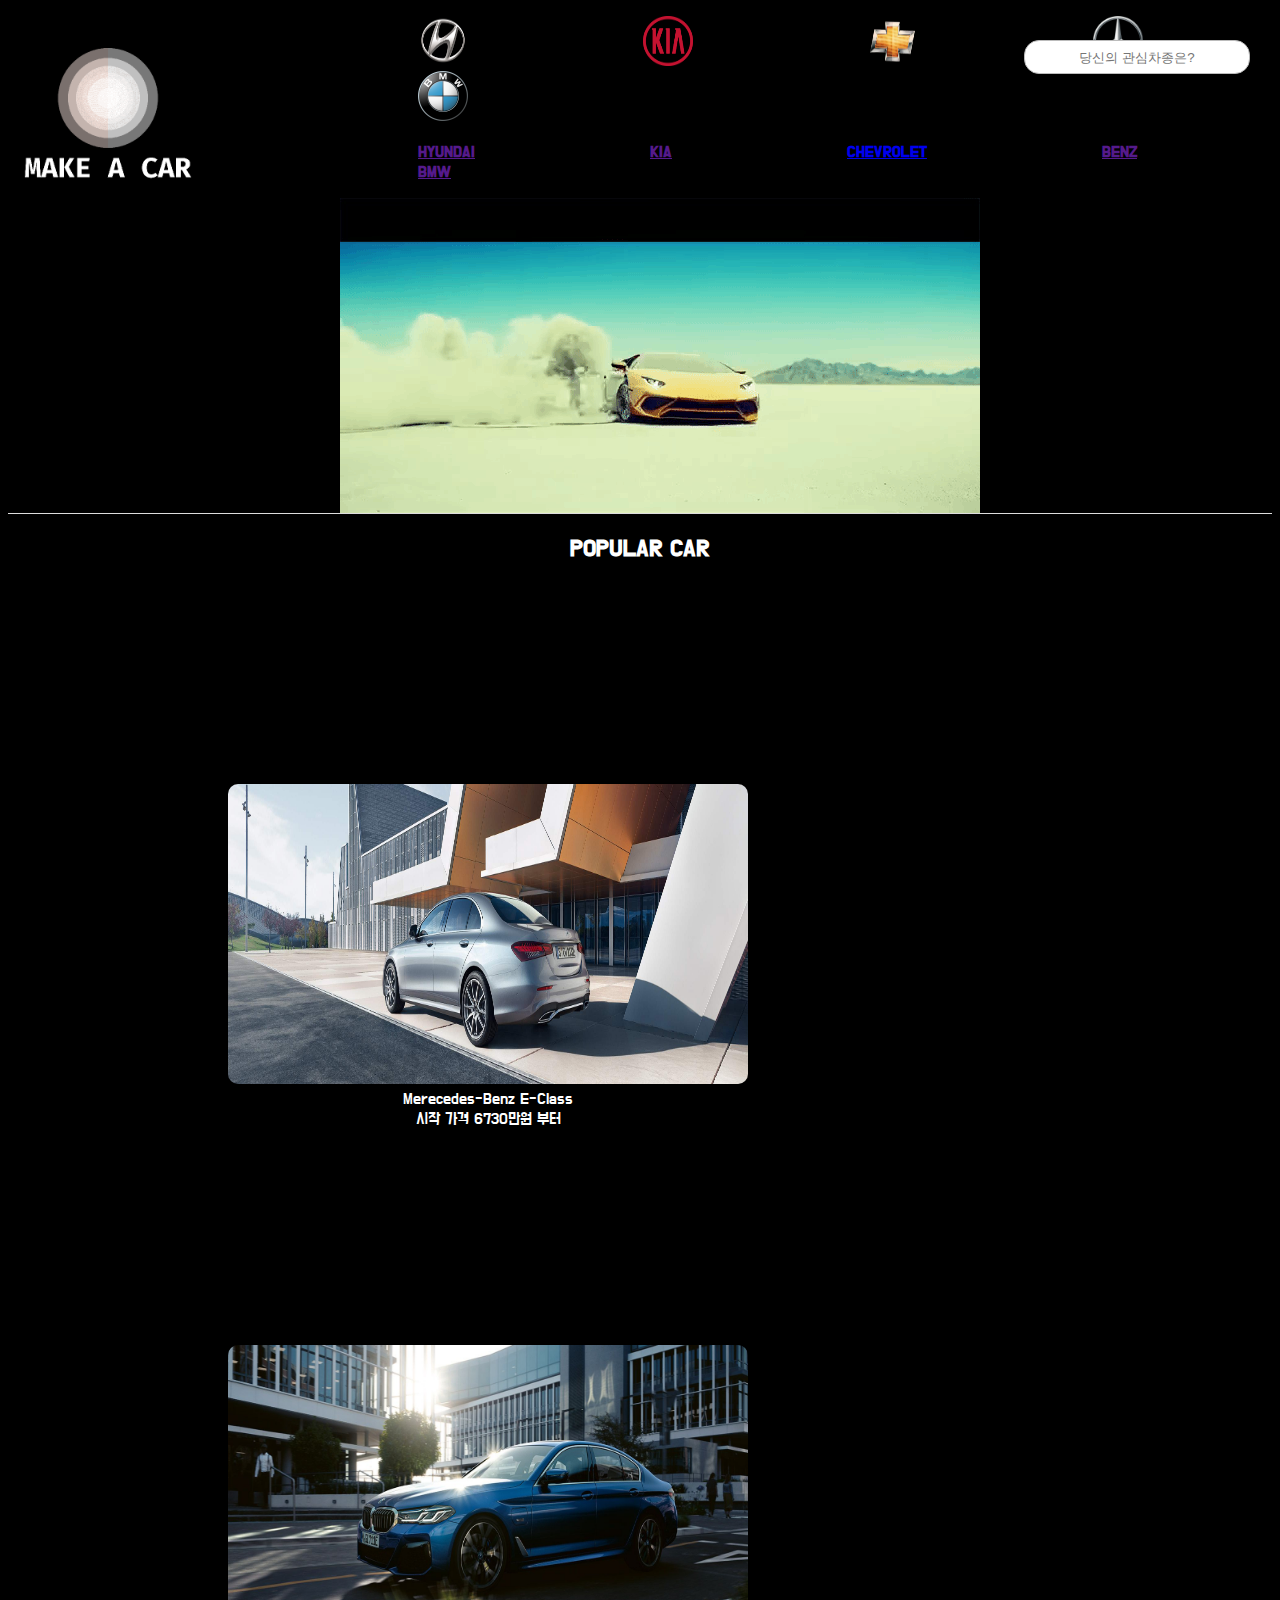
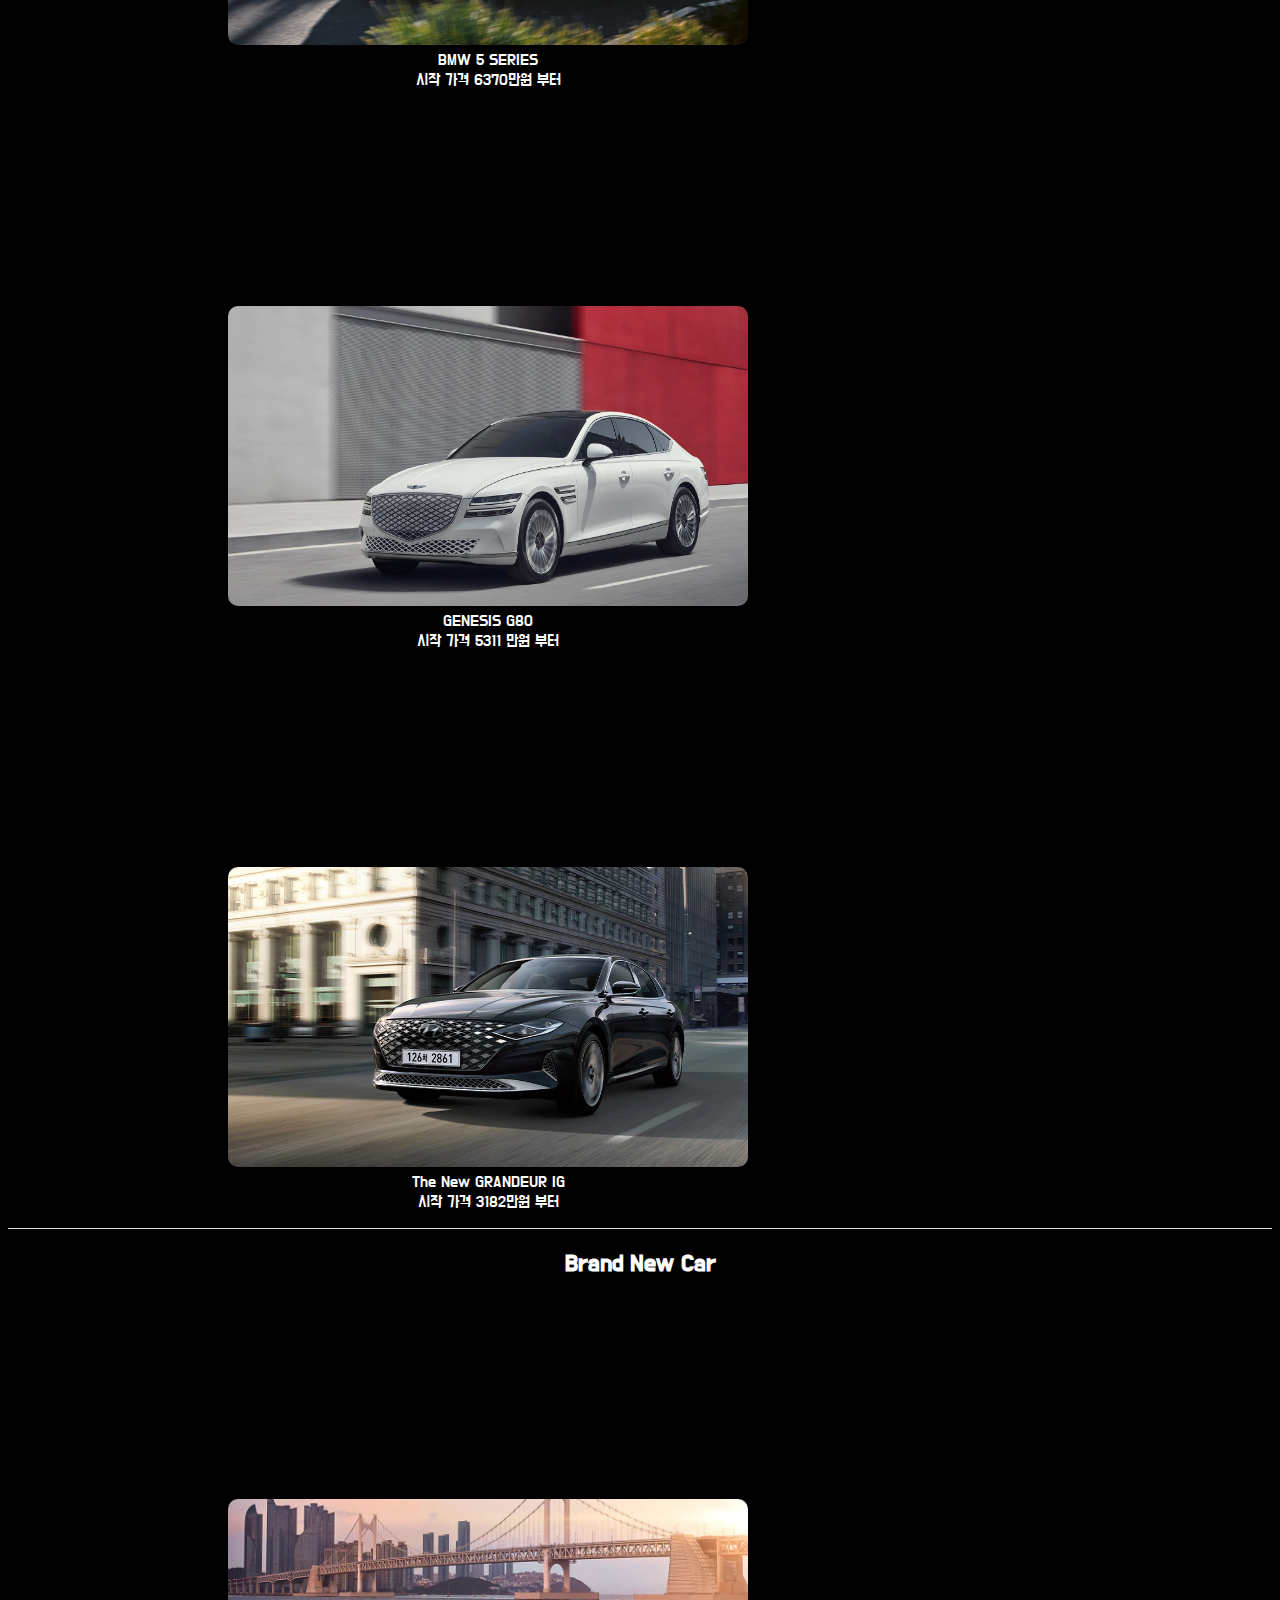
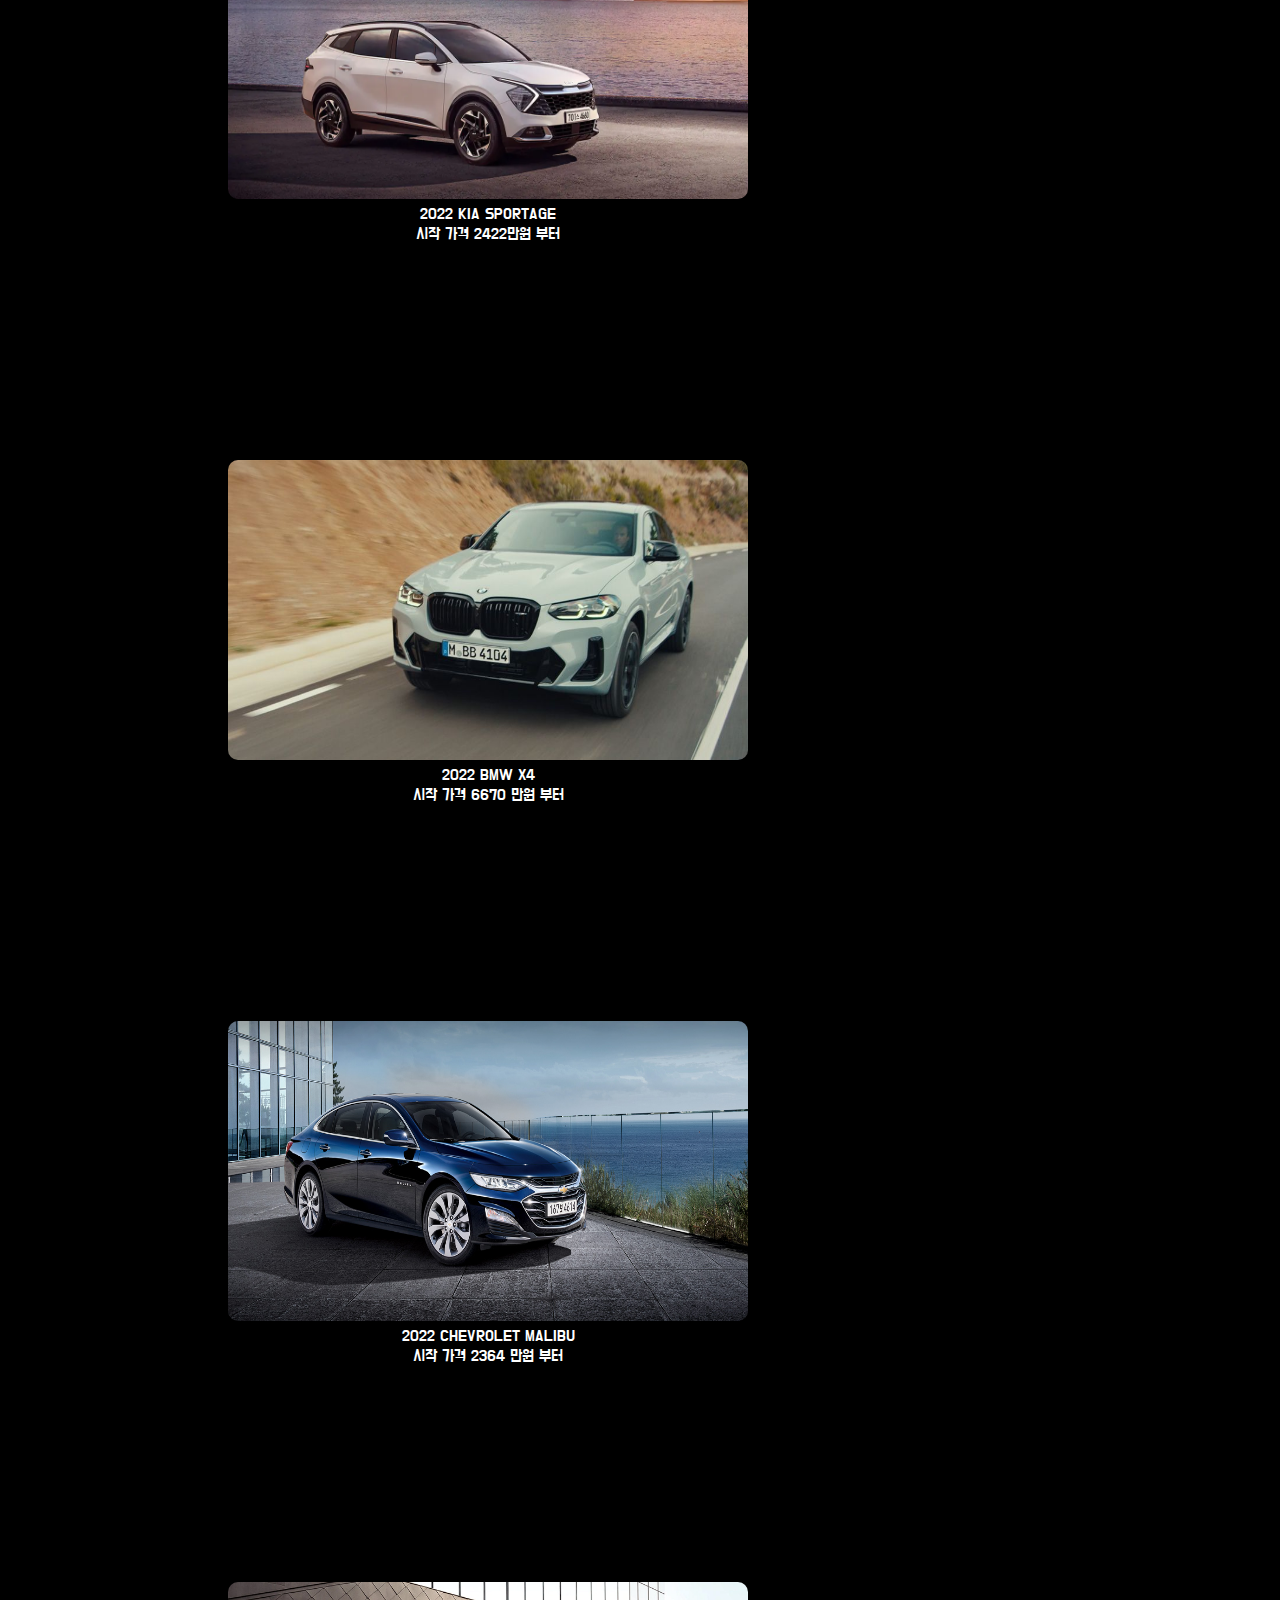
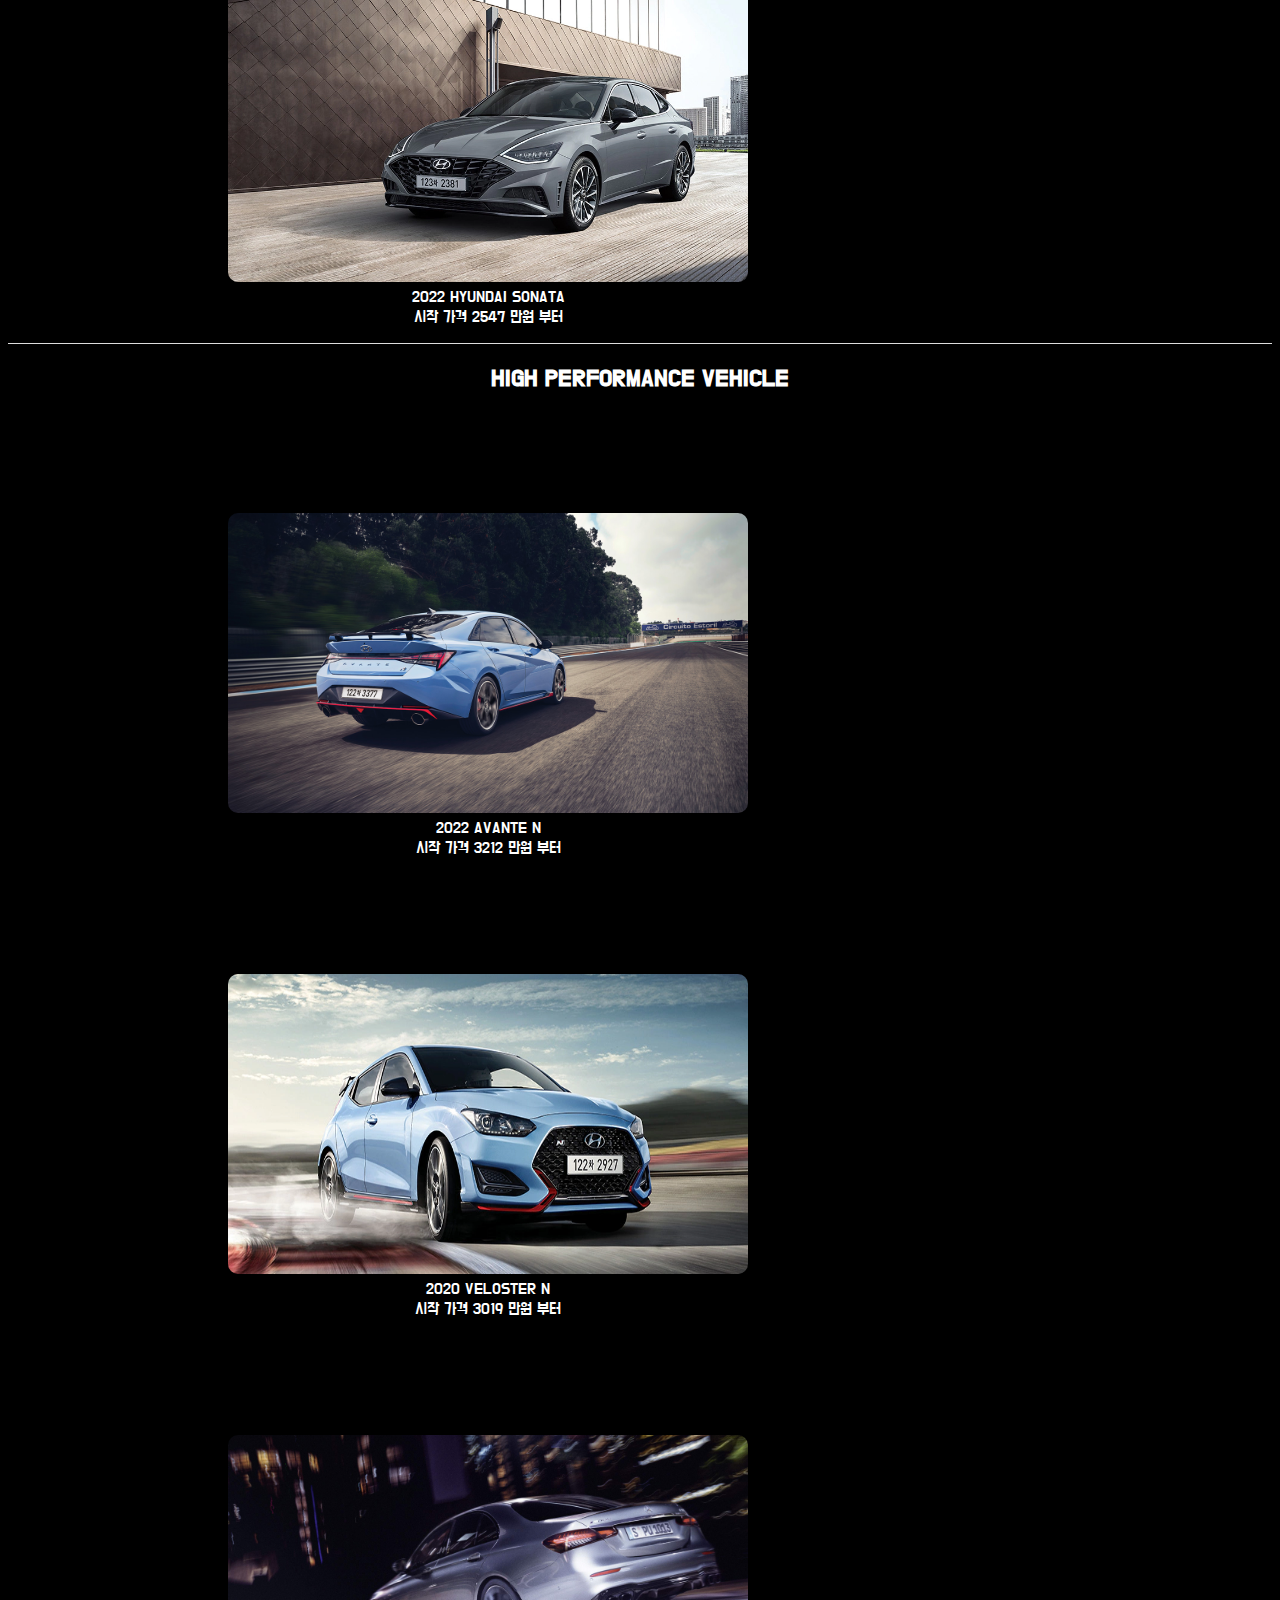
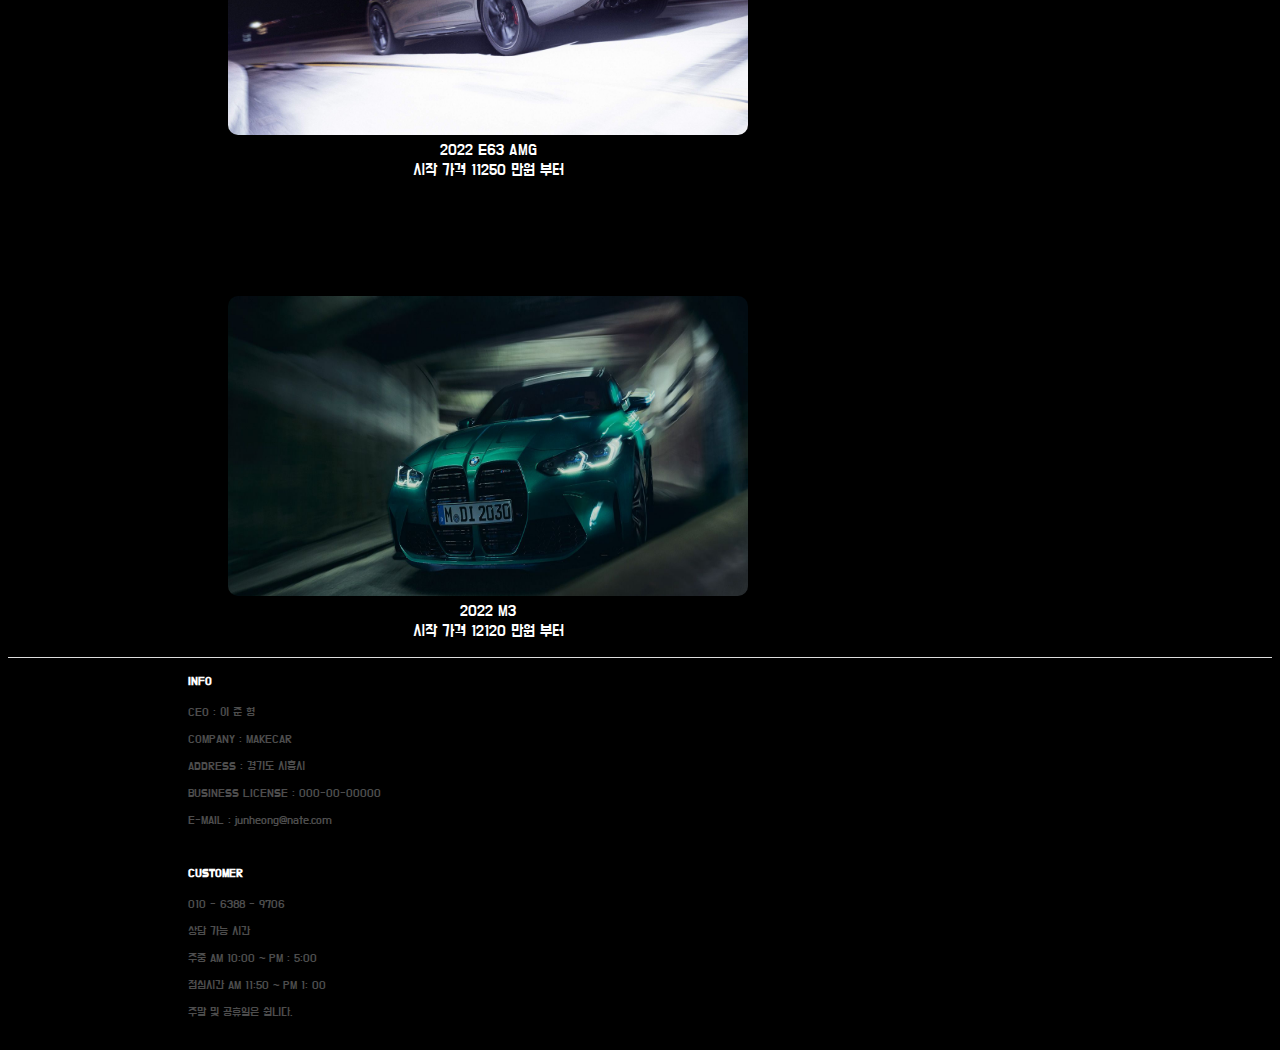
<file: index.html>
<!DOCTYPE html>
<html lang="en">
<head>
    <meta charset="UTF-8">
    <meta http-equiv="X-UA-Compatible" content="IE=edge">
    <meta name="viewport" content="width=device-width, initial-scale=1.0">
    <title>MAKECAR</title>
    <link rel="stylesheet" type="text/css" href="main.css">
    <style>
        body{
            background-color: black;
        }
        ul{
           list-style:none;
           }
        body{
            font-family: 'Do Hyeon', sans-serif;
            color: white;
            }
    </style>
    <link rel="preconnect" href="https://fonts.googleapis.com">
    <link rel="preconnect" href="https://fonts.gstatic.com" crossorigin>
    <link href="https://fonts.googleapis.com/css2?family=Do+Hyeon&display=swap" rel="stylesheet">
    <link rel="stylesheet" href="index_mobile.css" media="all and (max-width:960px)">

</head>
<body>
    <header>
        <div id="main_name">
            <a href="index.html">
            <img src="logo-removebg-preview.png" alt="logo" href="index1.html">
            </a>
        </div>
    
        <input type="text" id="textbox" placeholder="당신의 관심차종은?">
        <nav id = main_top_menu>
            <ul>
                <li><img src="로고/HYUNDAI_LOGO.png" alt="현대로고" srcset=""></li>
                <li><img src="로고/kia_logo.png" alt="기아로고" srcset=""></li>
                <li><img src="로고/CHEVRLOET_LOGO.png" alt="쉐보레로고" srcset=""></li>
                <li><img src="로고/benz_logo.png" alt="벤츠로고" srcset=""></li>
                <li><img src="로고/bmw_logo.png" alt="비엠더블유로고" srcset=""></li>
            </ul>
            
            <ul>
                <!-- 서브페이지 만든 후 url 넣기 -->
                <li><a href ="">HYUNDAI</a></li>
                <li><a href ="">KIA</a></li>
                <li><a href ="chevrolet.html">CHEVROLET</a></li>
                <li><a href ="">BENZ</a></li>
                <li><a href ="">BMW</a></li>
            </ul>
        </nav>
        <nav id="main_video">
            <div style=" width:850px; margin:0 auto; ">
            <iframe
                height="315" src="83zNpg.gif" title="YouTube video player" frameborder="0" 
                allow="accelerometer; autoplay; "
                frameborder="0" style="display:block; width:100%;"></iframe></div>
        </nav>
    </header>

    <main>
        <section id = "popularcar">
            <div id="Popular">
                <h2 id="name"> POPULAR CAR </h2>

                <div class ="popular_car">
                    <ul id="popular_car_list">
                        <li><img src="stageelement.MQ6.0.2x.stage.20211029061621.jpeg" alt="벤츠 E class"></li>
                        <li class = "popular_car_name">Merecedes-Benz E-Class</li>
                        <li class="popular_car_price"> 시작 가격 6730만원 부터 </li>
                    </ul>
                </div>

                <div class ="popular_car">
                    <ul id="popular_car_list">
                        <li><img src="cq5dam.resized.img.1680.large.time1629365537253.jpg" alt="BMW 5 series"></li>
                        <li class = "popular_car_name">BMW 5 SERIES</li>
                        <li class="popular_car_price"> 시작 가격 6370만원 부터 </li>
                    </ul>
                </div>

                <div class ="popular_car">
                    <ul id="popular_car_list">
                        <li><img src="genesis-kr-gallery-g80ev-exterior-gallery-09-desktop-1920x960.webp" alt="GENESIS G80"></li>
                        <li class = "popular_car_name">GENESIS G80</li>
                        <li class="popular_car_price"> 시작 가격 5311 만원 부터 </li>
                    </ul>
                </div>

                <div class ="popular_car">
                    <ul id="popular_car_list">
                        <li><img src="grandeur_gallery_calligraphy_full_option_driving_on_the_road.webp" alt="The New GRANDEUR IG"></li>
                        <li class = "popular_car_name">The New GRANDEUR IG</li>
                        <li class="popular_car_price"> 시작 가격 3182만원 부터 </li>
                    </ul>
                </div>

            </div>
        </section>
        
        
        <section id="newCar">
            <div id="newcar">
                <h2 id="name"> Brand New Car </h2>
                
                <div class ="new_car">
                    <ul id="new_car_list">
                        <a href="">
                            <li><img src="img_ex_new1.webp" alt="2022 Sportage"></li>
                        </a>
                        <li class="new_car_name">2022 KIA SPORTAGE</li>
                        <li class="new_car_price"> 시작 가격 2422만원 부터 </li>
                    </ul>
                </div>
                
                <div class ="new_car">
                    <ul id="new_car_list">
                        <a href="">
                            <li><img src="cq5dam.resized.img.890.medium.time1634820822153.jpg" alt="2022 BMW X4"></li>
                        </a>    
                        <li class="new_car_name">2022 BMW X4</li>
                        <li class="new_car_price"> 시작 가격 6670 만원 부터 </li>
                    </ul>
                </div>
                
                <div class ="new_car">
                    <ul id="new_car_list">
                        <a href="malibu.html">
                            <li><img src="malibu5_1_1.jpeg" alt="CHEVROLET MALIBU"></li>
                        </a>
                        <li class="new_car_name">2022 CHEVROLET MALIBU</li>
                        <li class="new_car_price"> 시작 가격 2364 만원 부터 </li>
                    </ul>
                </div>
               
                <div class ="new_car">
                    <ul id="new_car_list">
                        <a href="">
                            <li><img src="sonata_gallery_sensuous_front_side.webp" alt="HYUNDAI SONATA"></li>
                        </a>
                        <li class="new_car_name">2022 HYUNDAI SONATA</li>
                        <li class="new_car_price"> 시작 가격 2547 만원 부터 </li>
                    </ul>
                </div>

            </div>

        </section>

        <section class="High_Performance_Vehicle">
            <h2 id="name"> HIGH PERFORMANCE VEHICLE </h2>

            <div class="High_p">
                <ul id="High_p_list">
                    <li><img src="avante_n_high_performance_gasoline_2_point_0_turbo_flat_power_engine.jpeg" alt="AVANTE N"></li>
                    <li class="High_p_name">2022 AVANTE N</li>
                    <li class="High_p_price"> 시작 가격 3212 만원 부터</li>
                </ul>
            </div>

            <div class="High_p">
                <ul id="High_p_list">
                    <li><img src="veloster_n_highlights_n_2_turbo_gdi_engine.webp" alt="VELOSTERN"></li>
                    <li class="High_p_name">2020 VELOSTER N</li>
                    <li class="High_p_price"> 시작 가격 3019 만원 부터</li>
                </ul>
            </div>

            <div class="High_p">
                <ul id="High_p_list">
                    <li><img src="image.MQ6.12.2x.20200720160757.jpeg" alt="E63AMG"></li>
                    <li class="High_p_name">2022 E63 AMG</li>
                    <li class="High_p_price"> 시작 가격 11250 만원 부터</li>
                </ul>
            </div>

         

            <div class="High_p">
                <ul id="High_p_list">
                    <li><img src="cq5dam.resized.img.1680.large.time1627456506127.jpg" alt="BMW M3"></li>
                    <li class="High_p_name">2022 M3</li>
                    <li class="High_p_price"> 시작 가격 12120 만원 부터</li>
                </ul>
            </div>
        </section>
    </main>

    <footer>
        <div id="footer">
            <div class="footer_box">
                <h4> INFO </h4>
                <p>CEO : 이 준 형 </p>
                <p>COMPANY : MAKECAR</p>
                <p>ADDRESS : 경기도 시흥시 </p>
                <p>BUSINESS LICENSE : 000-00-00000</p>
                <p>E-MAIL : junheong@nate.com </p>
            </div>
            <div class="footer_box">
                <h4> CUSTOMER </h4>
                <p> 010 - 6388 - 9706 </p>
                <p> 상담 가능 시간 </p>
                <p> 주중 AM  10:00 ~ PM : 5:00</p>
                <p> 점심시간 AM 11:50 ~ PM 1: 00</p>
                <p> 주말 및 공휴일은 쉽니다. </p>
            </div>
        </div>
    </footer>


</body>
</html>
</file>
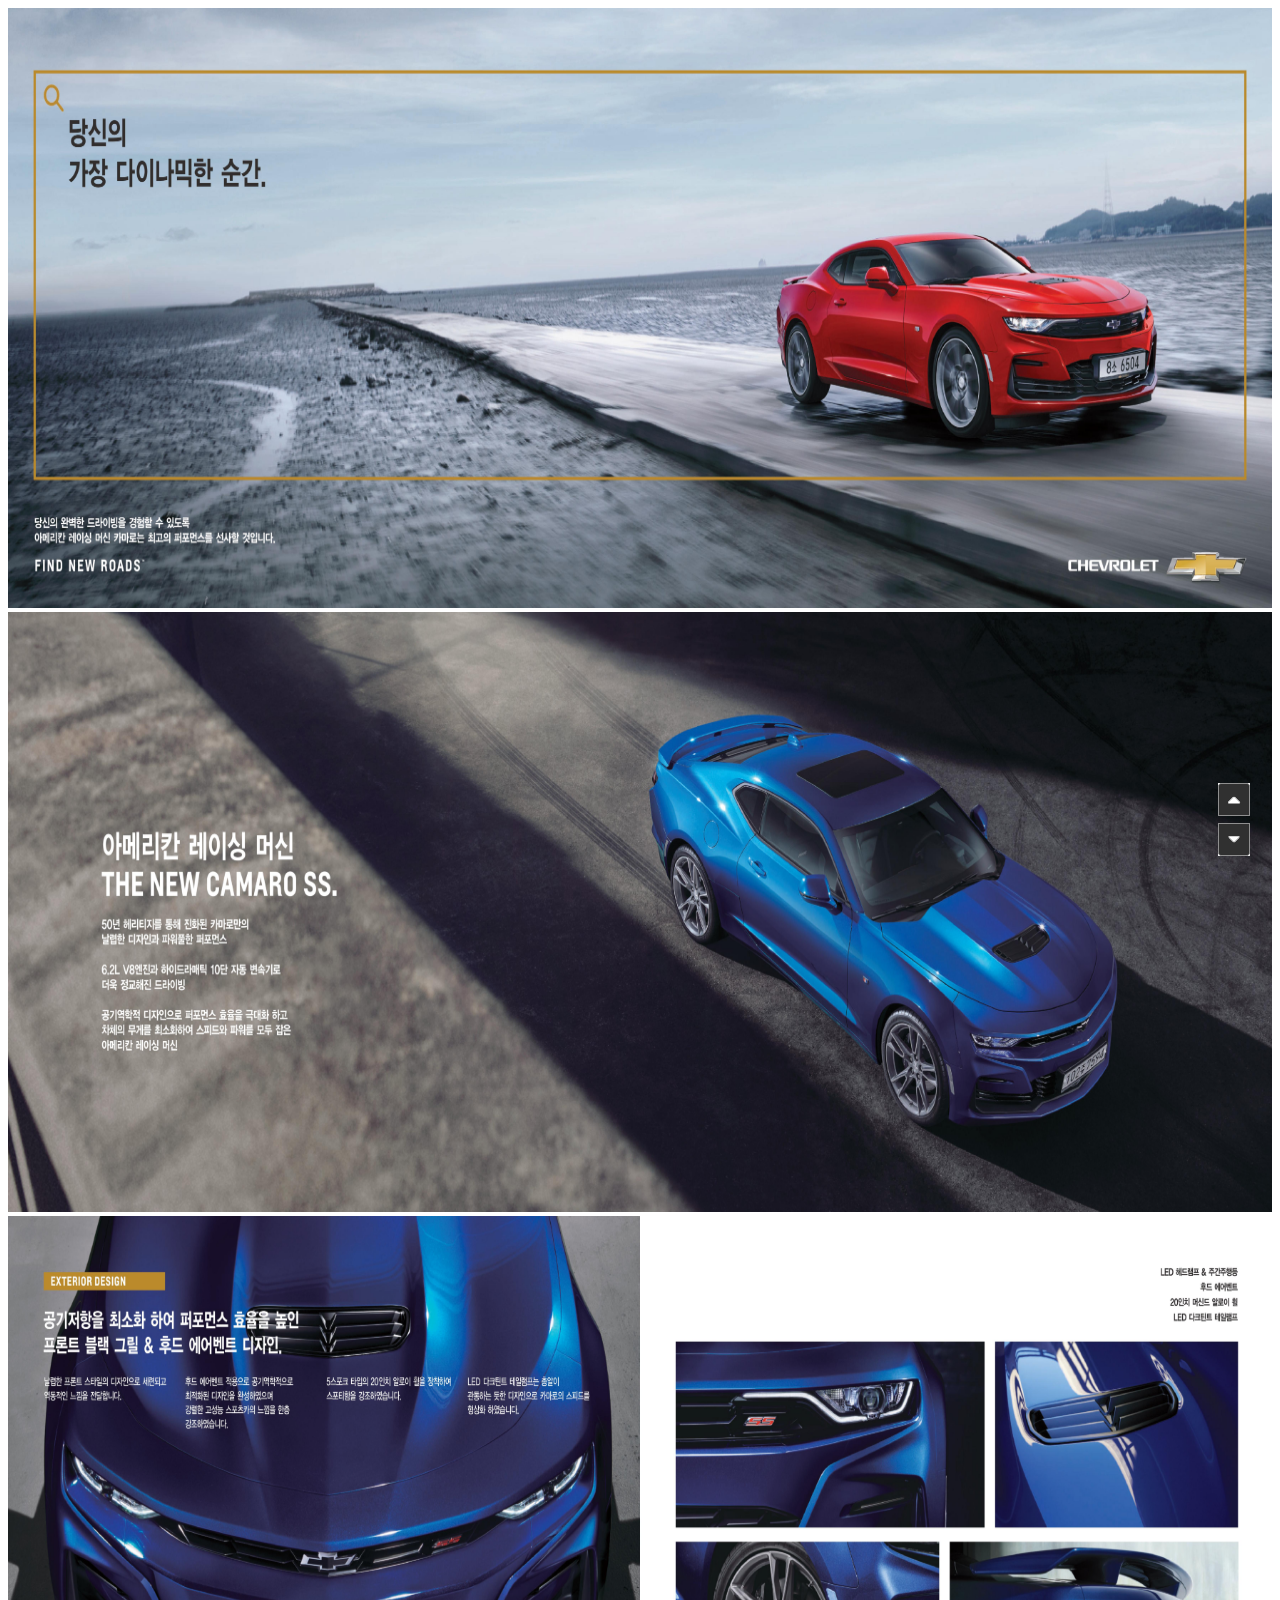
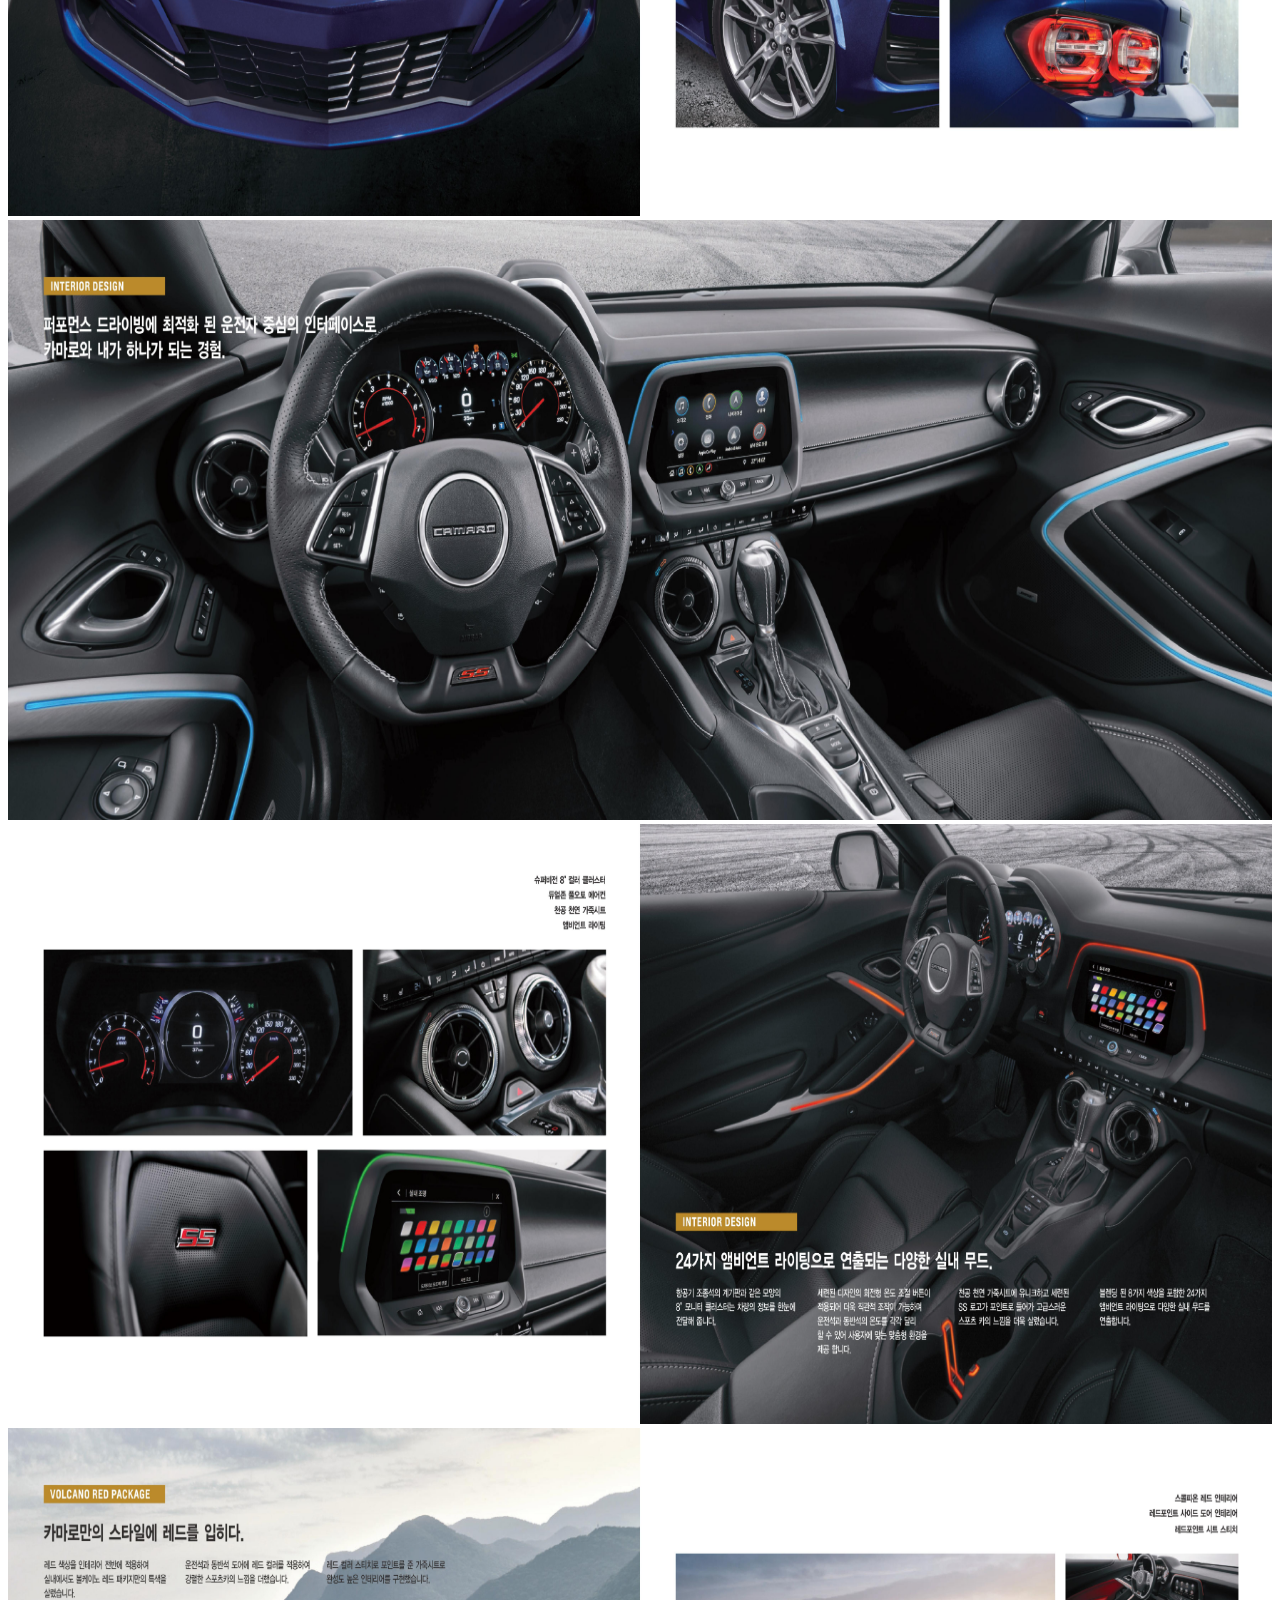
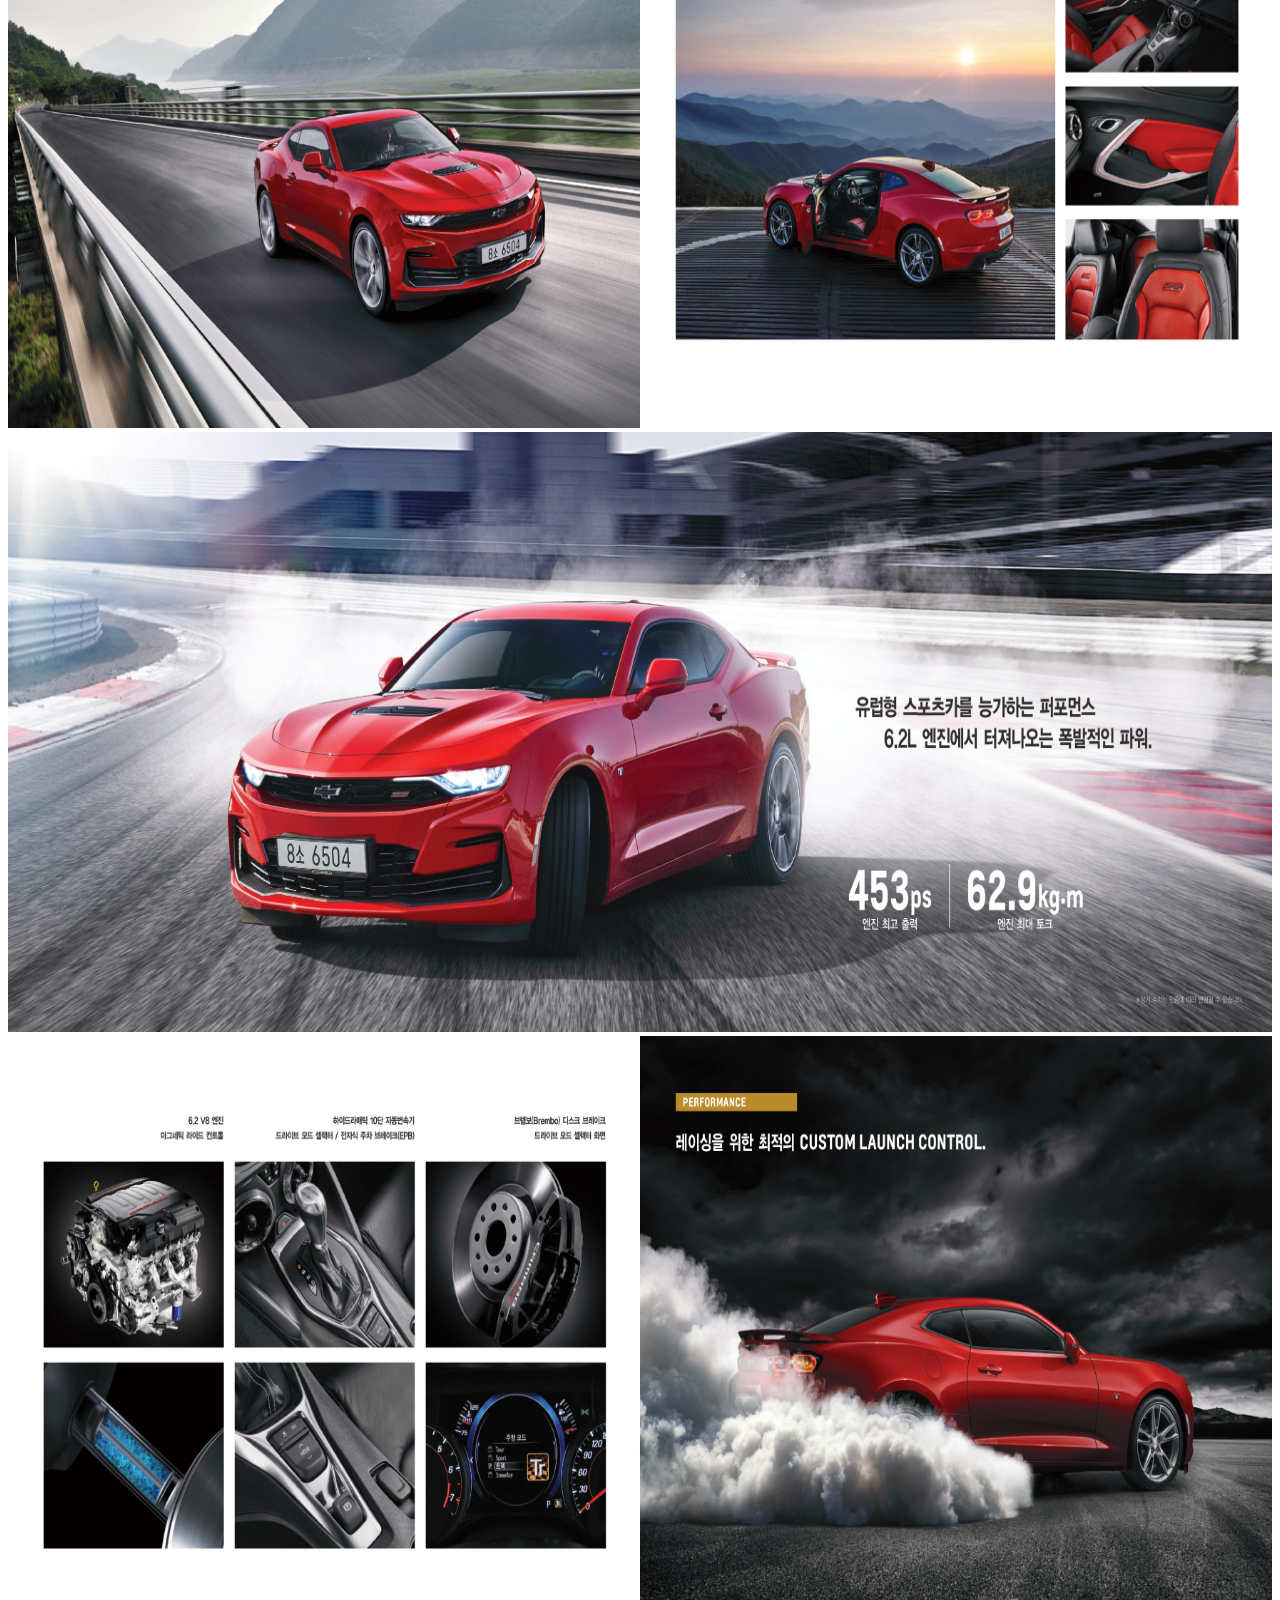
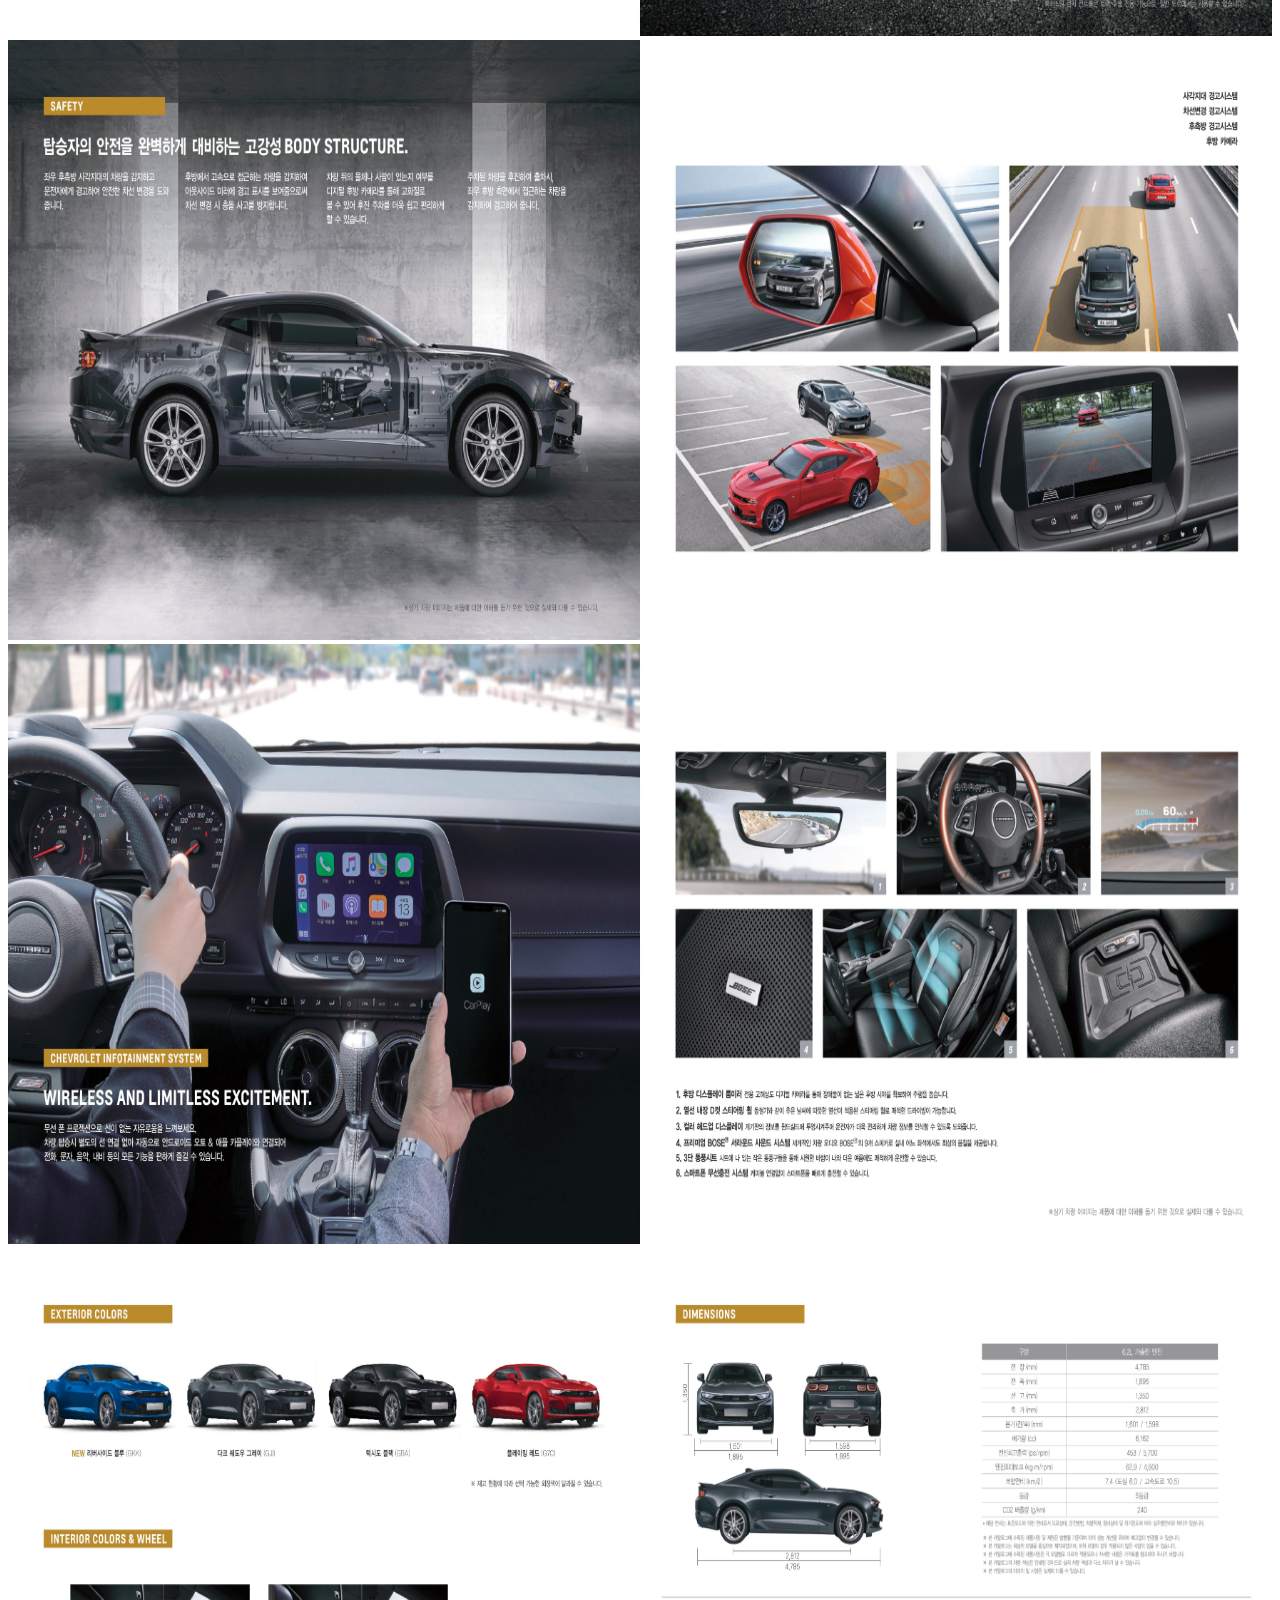
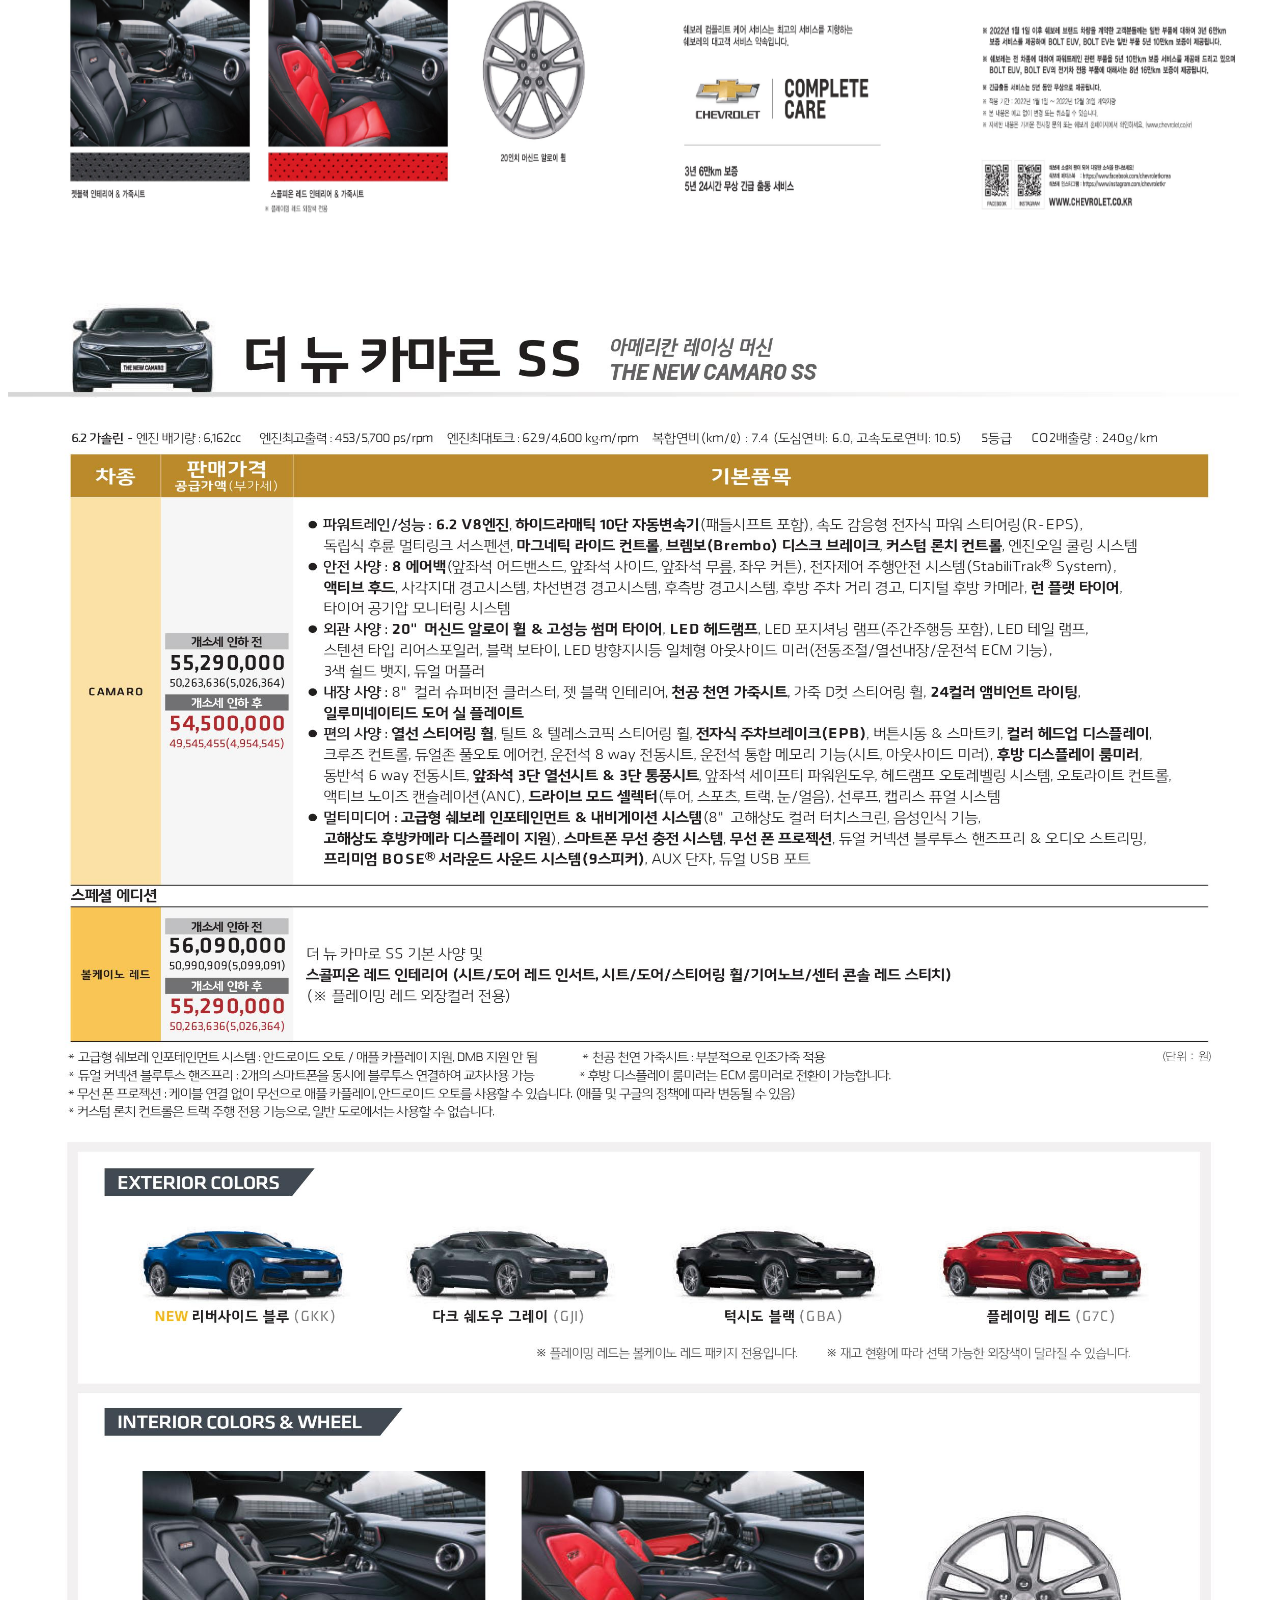
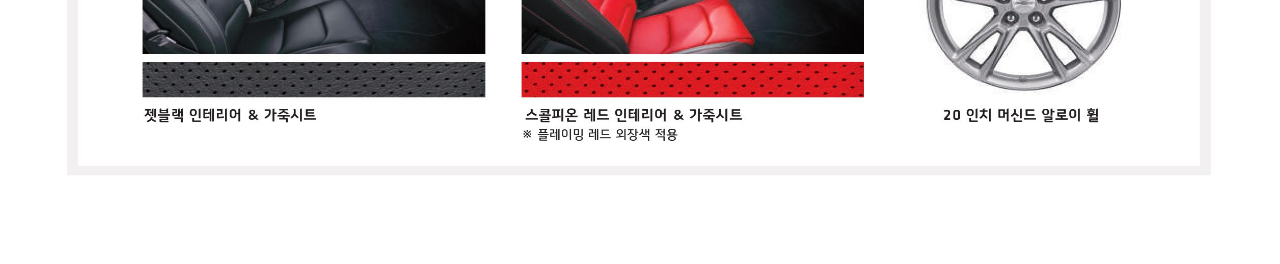
<file: camaro.html>
<!DOCTYPE html>
<html lang="en">
<head>
    <meta charset="UTF-8">
    <meta http-equiv="X-UA-Compatible" content="IE=edge">
    <meta name="viewport" content="width=device-width, initial-scale=1.0">
    <title>CAMARO Catalog</title>
    <link rel="stylesheet" type="text/css" href="camaro.css">
    <link rel="stylesheet" href="camaro_mobile.css" media="all and (max-width:960px)">
</head>
<body>
    <img src="img/camaro/0002.jpg">
    <img src="img/camaro/0003.jpg" alt="">
    <img src="img/camaro/0004.jpg" alt="">
    <img src="img/camaro/0005.jpg" alt="">
    <img src="img/camaro/0006.jpg" alt="">
    <img src="img/camaro/0007.jpg" alt="">
    <img src="img/camaro/0008.jpg" alt="">
    <img src="img/camaro/0009.jpg" alt="">
    <img src="img/camaro/0010.jpg" alt="">
    <img src="img/camaro/0011.jpg" alt="">
    <img src="img/camaro/0012.jpg" alt="">
    <div id="price">
        <img src="img/camaro/0001.jpg" alt="">
        
    </div>

    <a style="display:scroll;position:fixed;bottom:80px; right:30px;" rel="nofollow"

    href="#" style="font-size:2.0em"><img src="top.png"></a>



    <a style="display:scroll;position:fixed;bottom:40px; right:30px;" rel="nofollow"

    href="#scrollbottom" style="font-size:2.0em"><img src="down.png"></a>

</body>
</html>
</file>
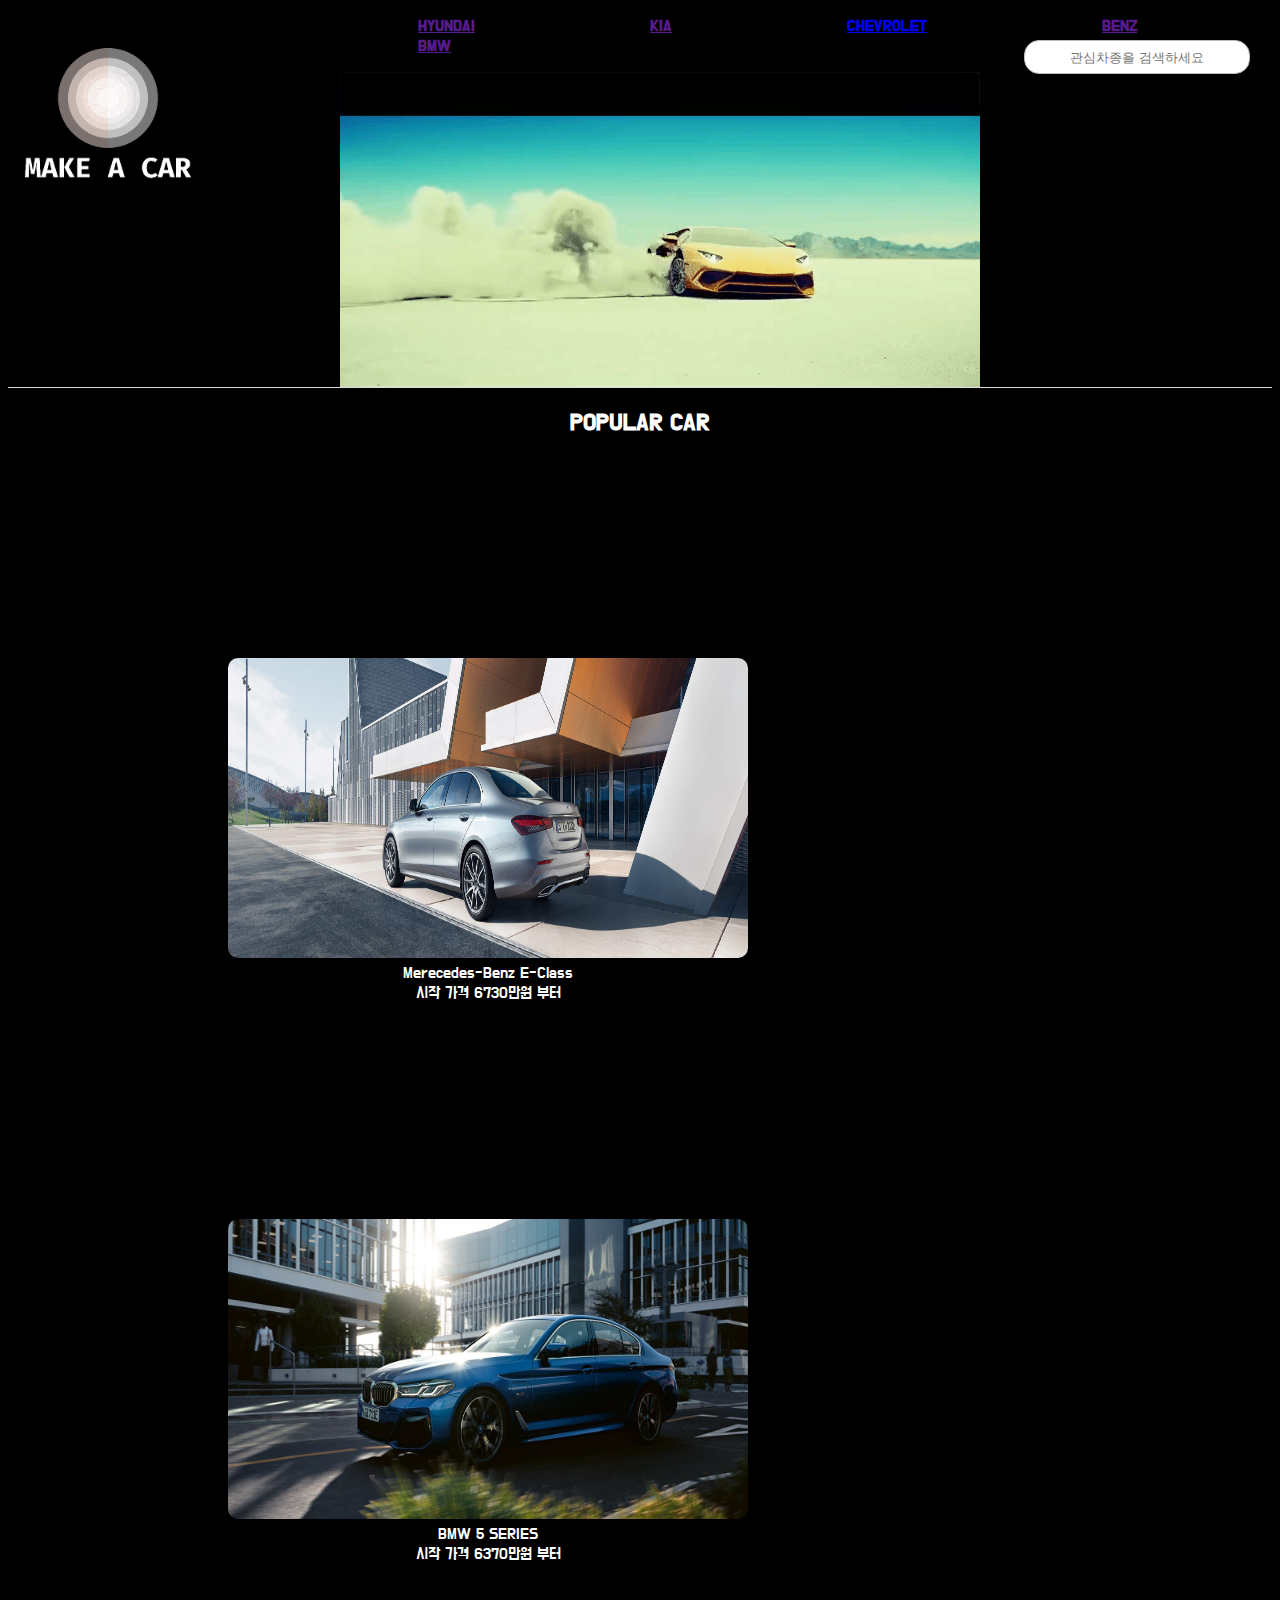
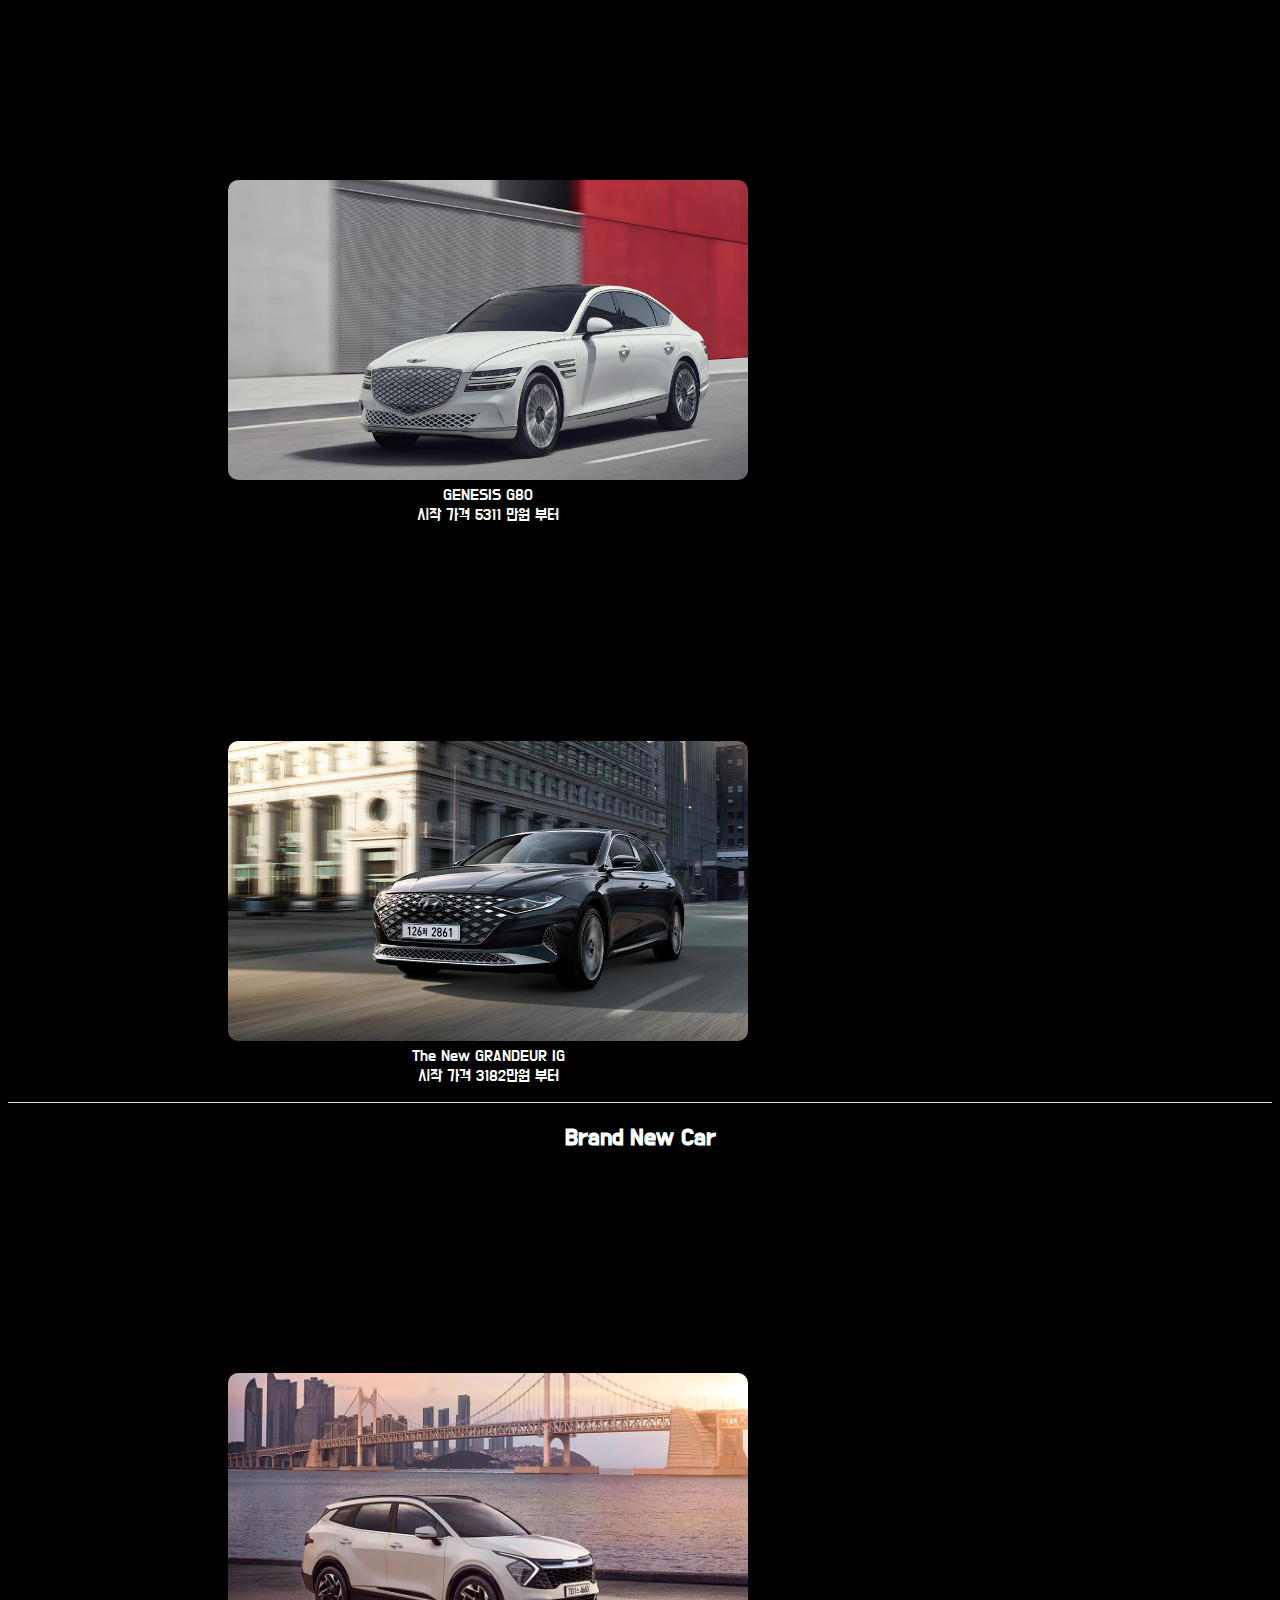
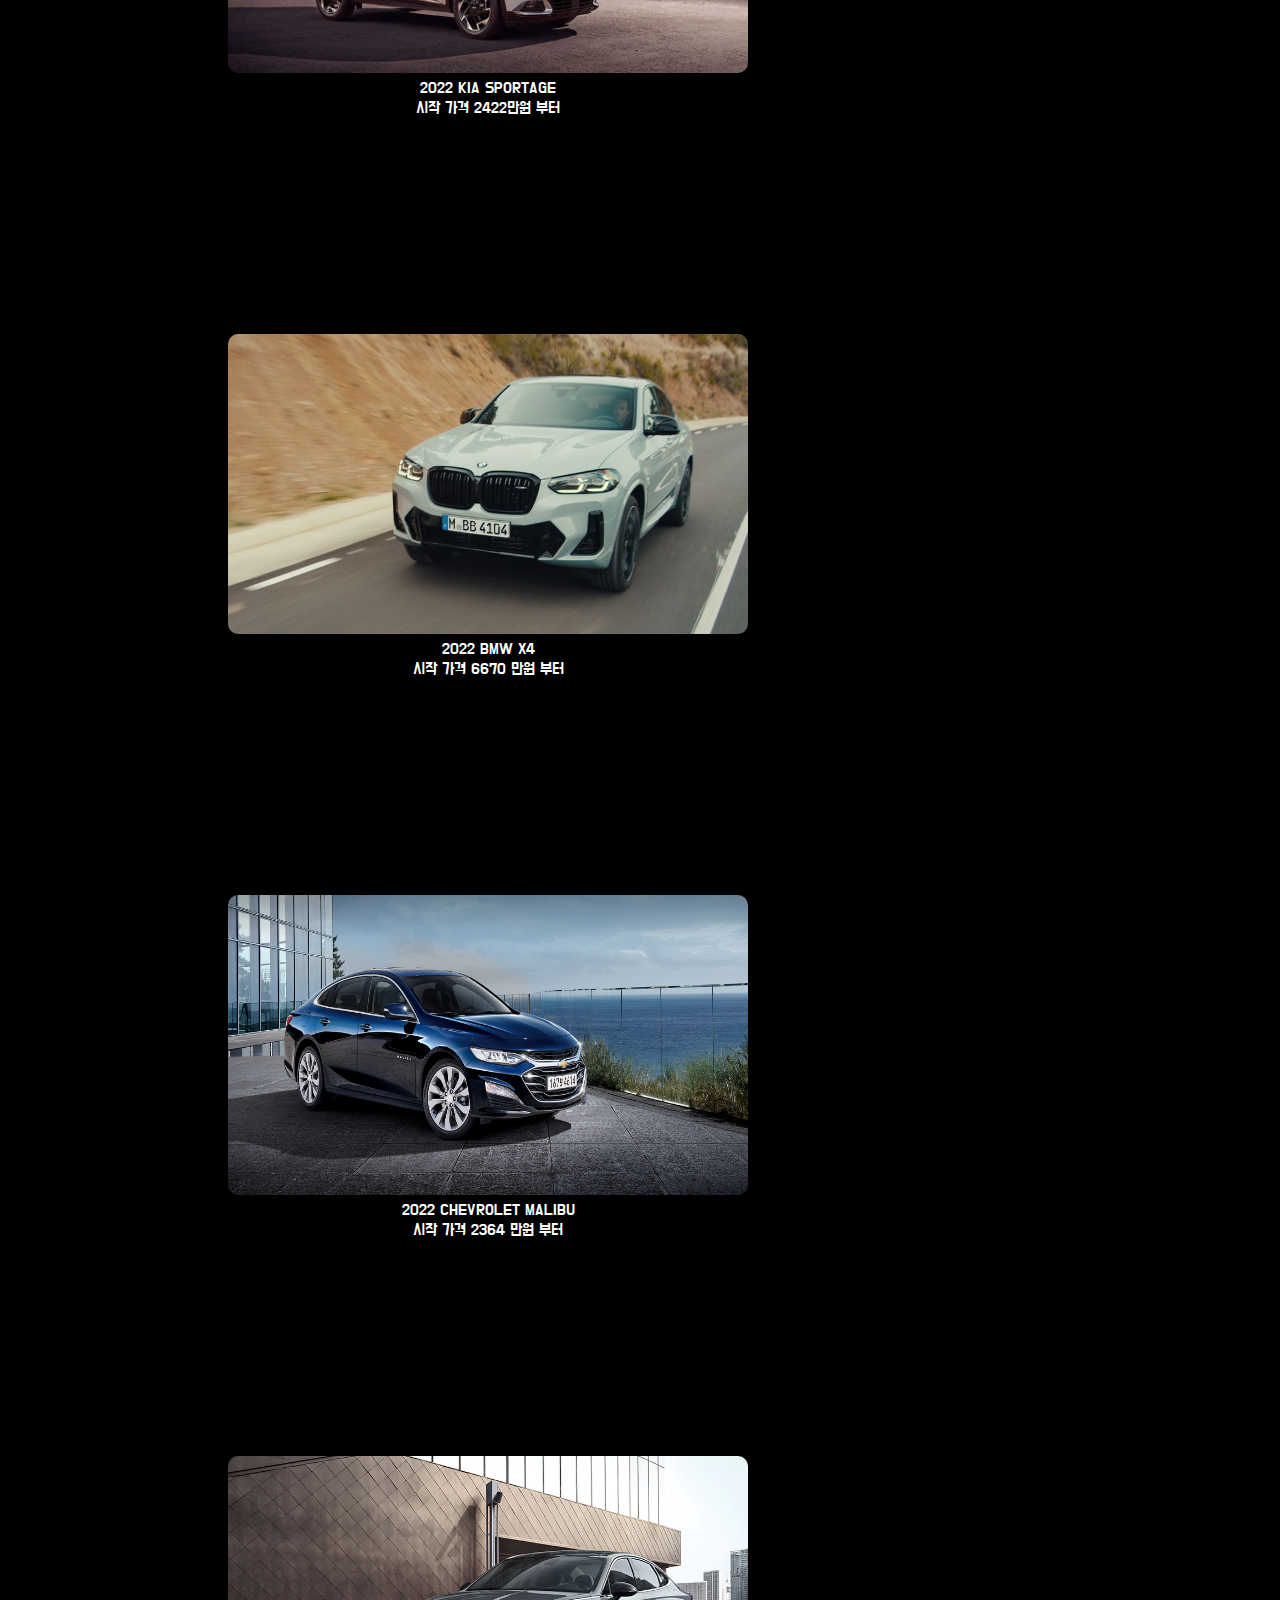
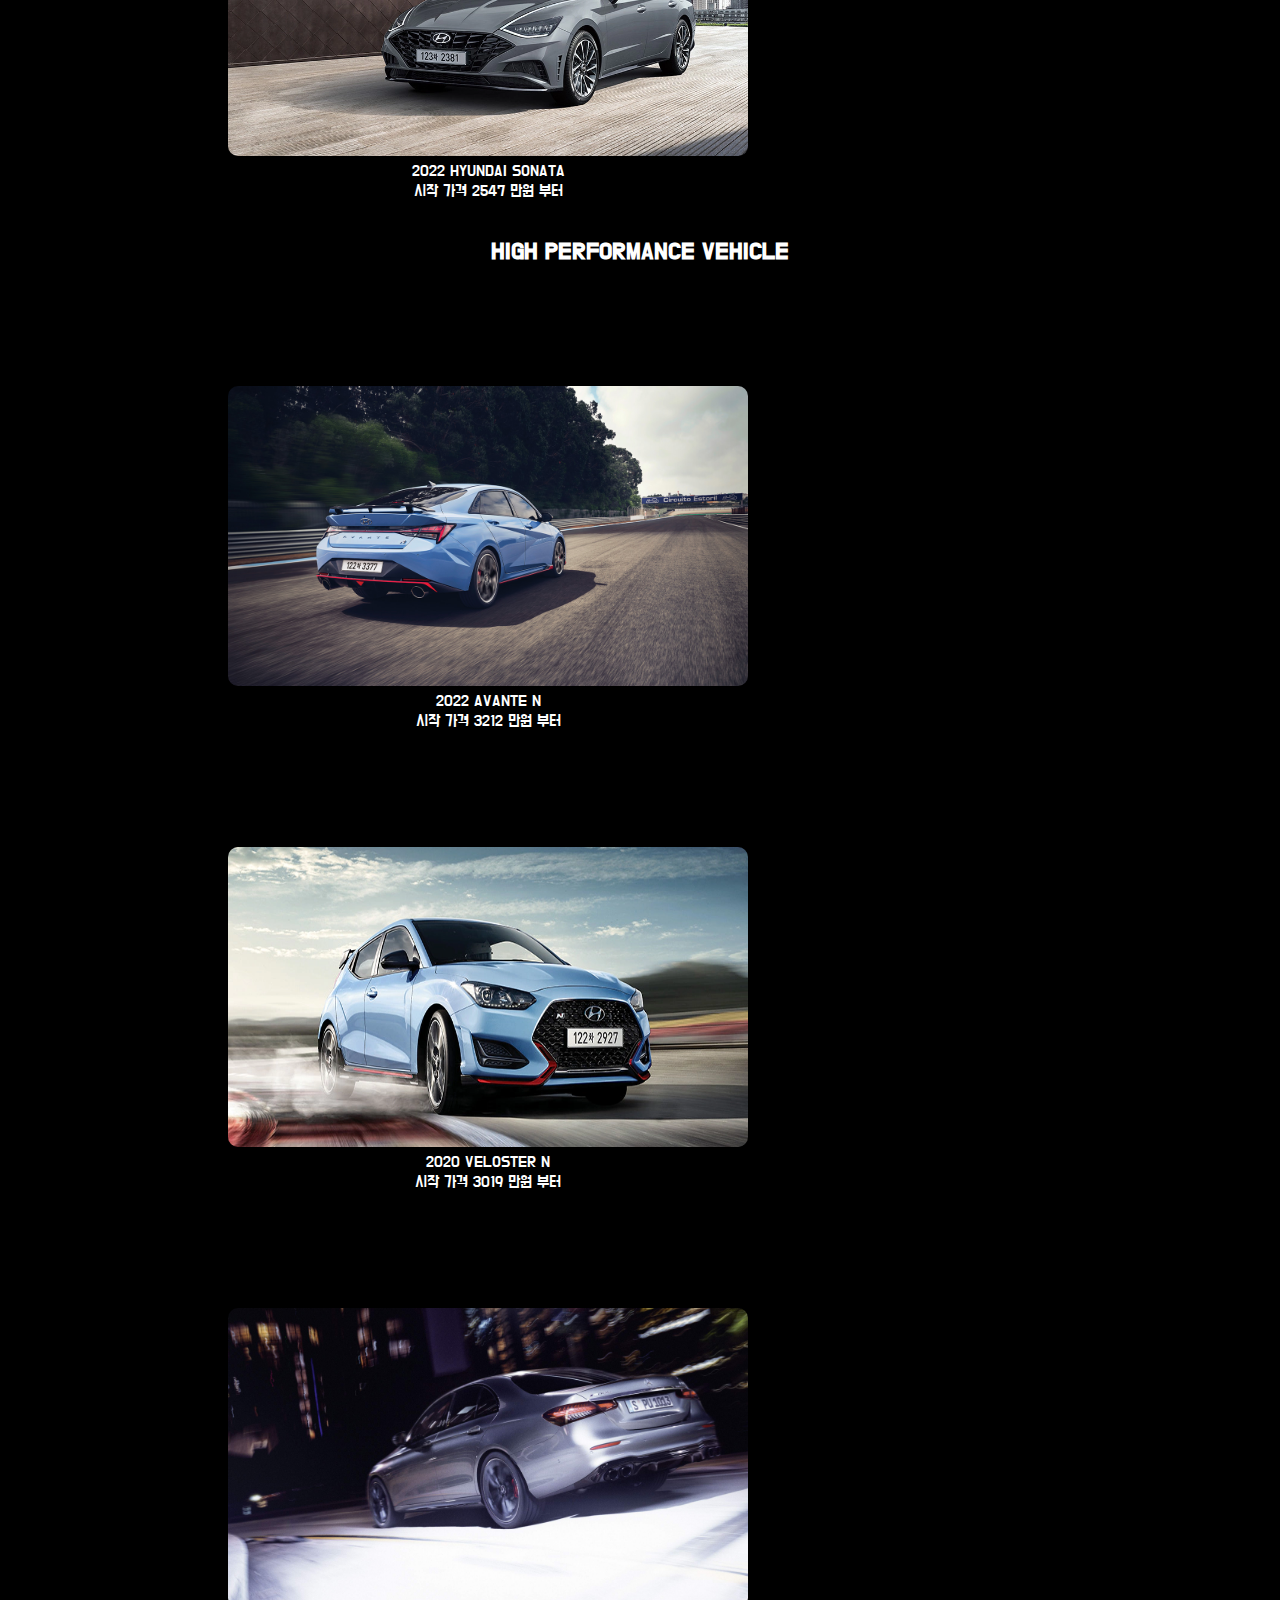
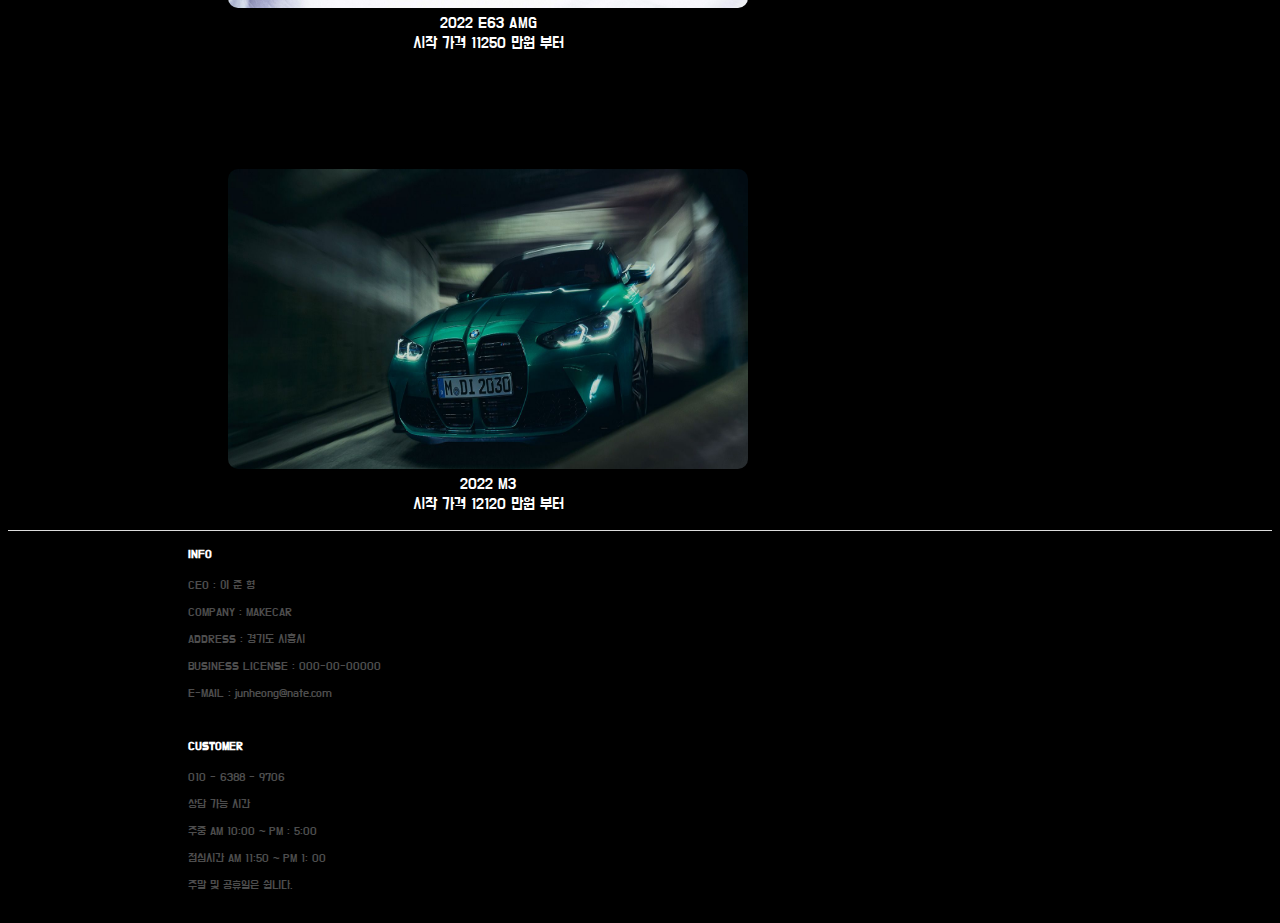
<file: index1.html>
<!DOCTYPE html>
<html lang="en">
<head>
    <meta charset="UTF-8">
    <meta http-equiv="X-UA-Compatible" content="IE=edge">
    <meta name="viewport" content="width=device-width, initial-scale=1.0">
    <title>MAKECAR</title>
    <link rel="stylesheet" type="text/css" href="main.css">
    <style>
        body{
            background-color: black;
        }
        ul{
           list-style:none;
           }
        body{
            font-family: 'Do Hyeon', sans-serif;
            color: white;
            }
    </style>
    <link rel="preconnect" href="https://fonts.googleapis.com">
    <link rel="preconnect" href="https://fonts.gstatic.com" crossorigin>
    <link href="https://fonts.googleapis.com/css2?family=Do+Hyeon&display=swap" rel="stylesheet">
</head>
<body>
    <header>

    
        <div id="main_name">
            <a href="index1.html">
            <img src="logo-removebg-preview.png" alt="logo" href="index1.html">
            </a>
        </div>
    
        <input type="text" id="textbox" placeholder="관심차종을 검색하세요">
        <nav id = main_top_menu>
            <ul>
                <!-- 서브페이지 만든 후 url 넣기 -->
                <li><a href ="">HYUNDAI</a></li>
                <li><a href ="">KIA</a></li>
                <li><a href ="chevrolet.html">CHEVROLET</a></li>
                <li><a href ="">BENZ</a></li>
                <li><a href ="">BMW</a></li>
            </ul>
        </nav>
        <nav id="main_video">
            <div style=" width:850px; margin:0 auto; ">
            <iframe
                height="315" src="83zNpg.gif" title="YouTube video player" frameborder="0" 
                allow="accelerometer; autoplay; "
                frameborder="0" style="display:block; width:100%;"></iframe></div>
        </nav>
    </header>

    <main>
        <section id = "popularcar">
            <div id="Popular">
                <h2 id="name"> POPULAR CAR </h2>

                <div class ="popular_car">
                    <ul id="popular_car_list">
                        <li><img src="stageelement.MQ6.0.2x.stage.20211029061621.jpeg" alt="벤츠 E class"></li>
                        <li class = "popular_car_name">Merecedes-Benz E-Class</li>
                        <li class="popular_car_price"> 시작 가격 6730만원 부터 </li>
                    </ul>
                </div>

                <div class ="popular_car">
                    <ul id="popular_car_list">
                        <li><img src="cq5dam.resized.img.1680.large.time1629365537253.jpg" alt="BMW 5 series"></li>
                        <li class = "popular_car_name">BMW 5 SERIES</li>
                        <li class="popular_car_price"> 시작 가격 6370만원 부터 </li>
                    </ul>
                </div>

                <div class ="popular_car">
                    <ul id="popular_car_list">
                        <li><img src="genesis-kr-gallery-g80ev-exterior-gallery-09-desktop-1920x960.webp" alt="GENESIS G80"></li>
                        <li class = "popular_car_name">GENESIS G80</li>
                        <li class="popular_car_price"> 시작 가격 5311 만원 부터 </li>
                    </ul>
                </div>

                <div class ="popular_car">
                    <ul id="popular_car_list">
                        <li><img src="grandeur_gallery_calligraphy_full_option_driving_on_the_road.webp" alt="The New GRANDEUR IG"></li>
                        <li class = "popular_car_name">The New GRANDEUR IG</li>
                        <li class="popular_car_price"> 시작 가격 3182만원 부터 </li>
                    </ul>
                </div>

            </div>
        </section>
        
        
        <section>
            <div id="newcar">
                <h2 id="name"> Brand New Car </h2>
                
                <div class ="new_car">
                    <ul id="new_car_list">
                        <a href="">
                            <li><img src="img_ex_new1.webp" alt="2022 Sportage"></li>
                        </a>
                        <li class="new_car_name">2022 KIA SPORTAGE</li>
                        <li class="new_car_price"> 시작 가격 2422만원 부터 </li>
                    </ul>
                </div>
                
                <div class ="new_car">
                    <ul id="new_car_list">
                        <a href="">
                            <li><img src="cq5dam.resized.img.890.medium.time1634820822153.jpg" alt="2022 BMW X4"></li>
                        </a>    
                        <li class="new_car_name">2022 BMW X4</li>
                        <li class="new_car_price"> 시작 가격 6670 만원 부터 </li>
                    </ul>
                </div>
                
                <div class ="new_car">
                    <ul id="new_car_list">
                        <a href="malibu.html">
                            <li><img src="malibu5_1_1.jpeg" alt="CHEVROLET MALIBU"></li>
                        </a>
                        <li class="new_car_name">2022 CHEVROLET MALIBU</li>
                        <li class="new_car_price"> 시작 가격 2364 만원 부터 </li>
                    </ul>
                </div>
               
                <div class ="new_car">
                    <ul id="new_car_list">
                        <a href="">
                            <li><img src="sonata_gallery_sensuous_front_side.webp" alt="HYUNDAI SONATA"></li>
                        </a>
                        <li class="new_car_name">2022 HYUNDAI SONATA</li>
                        <li class="new_car_price"> 시작 가격 2547 만원 부터 </li>
                    </ul>
                </div>

            </div>

        </section>

        <section class="High_Performance_Vehicle">
            <h2 id="name"> HIGH PERFORMANCE VEHICLE </h2>

            <div class="High_p">
                <ul id="High_p_list">
                    <li><img src="avante_n_high_performance_gasoline_2_point_0_turbo_flat_power_engine.jpeg" alt="AVANTE N"></li>
                    <li class="High_p_name">2022 AVANTE N</li>
                    <li class="High_p_price"> 시작 가격 3212 만원 부터</li>
                </ul>
            </div>

            <div class="High_p">
                <ul id="High_p_list">
                    <li><img src="veloster_n_highlights_n_2_turbo_gdi_engine.webp" alt="VELOSTERN"></li>
                    <li class="High_p_name">2020 VELOSTER N</li>
                    <li class="High_p_price"> 시작 가격 3019 만원 부터</li>
                </ul>
            </div>

            <div class="High_p">
                <ul id="High_p_list">
                    <li><img src="image.MQ6.12.2x.20200720160757.jpeg" alt="E63AMG"></li>
                    <li class="High_p_name">2022 E63 AMG</li>
                    <li class="High_p_price"> 시작 가격 11250 만원 부터</li>
                </ul>
            </div>

         

            <div class="High_p">
                <ul id="High_p_list">
                    <li><img src="cq5dam.resized.img.1680.large.time1627456506127.jpg" alt="BMW M3"></li>
                    <li class="High_p_name">2022 M3</li>
                    <li class="High_p_price"> 시작 가격 12120 만원 부터</li>
                </ul>
            </div>
        </section>
    </main>

    <footer>
        <div id="footer">
            <div class="footer_box">
                <h4> INFO </h4>
                <p>CEO : 이 준 형 </p>
                <p>COMPANY : MAKECAR</p>
                <p>ADDRESS : 경기도 시흥시 </p>
                <p>BUSINESS LICENSE : 000-00-00000</p>
                <p>E-MAIL : junheong@nate.com </p>
            </div>
            <div class="footer_box">
                <h4> CUSTOMER </h4>
                <p> 010 - 6388 - 9706 </p>
                <p> 상담 가능 시간 </p>
                <p> 주중 AM  10:00 ~ PM : 5:00</p>
                <p> 점심시간 AM 11:50 ~ PM 1: 00</p>
                <p> 주말 및 공휴일은 쉽니다. </p>
            </div>
        </div>
    </footer>


</body>
</html>
</file>
<file: main.css>
header{
    background-color: black;
    border-color: black;
}
div#main_name>a>img{
    display: inline-block;
    width: 200px;
    height: 200px;
    float: left;
}
#main_video{
    margin-left: 250px;
}
#main_top_menu {
    margin-left: 200px;
}
#main_top_menu li>img{
    width: 50px;
    height: 50px;
    list-style-type: none;
    display: inline;
}

#main_top_menu li{
    list-style-type: none;
    display: inline;
    margin-left: 170px;
    font-weight: bold;
    color: rgb(83, 83, 83);

}
main>section#popularcar{
    background-color: black;
    border-radius: blanchedalmond;
}

#textbox{
    float: right;
    position:absolute;
    top: 40px;
    right: 30px;
    border-radius: 15px;
    height: 30px;
    width: 220px;
    border: solid 1px rgb(187, 187, 187);
    text-align: center;
}
placeholder{
    color: gray;
}
header{
    border-bottom: solid 1px rgb(221, 221, 221);
}
main>section#popularcar , section#newCar , section.High_Performance_Vehicle{
    border-bottom: solid 1px rgb(221, 221, 221);
}
#name {
    text-align: center;
}
#popular_car_list{
    margin-top: 200px;
    text-align: center;
}
#popular_car_list:hover{
    color: rgb(100, 96, 96);
}
.popular_car{
    display: inline-block;
    margin-right: 180px;
    margin-left: 180px;
}
 section>div#newcar{
    background-color:black;
    border-bottom: aquamarine;
}
#new_car_list{
    margin-top: 200px;
    text-align: center;
}
#new_car_list:hover{
    color:rgb(100, 96, 96)
}
.new_car{
    display: inline-block;
    margin-right: 180px;
    margin-left: 180px;
}
#High_p_list{
    margin-top: 100px;
    text-align: center;
    
}
#High_p_list:hover{
    color:rgb(100, 96, 96)
}
main>section.High_Performance_Vehicle{
    background-color: black
}

.High_p{
    display: inline-block;
    margin-right: 180px;
    margin-left: 180px;
}
#new_car_list>a>li>img{
    width: 520px;
    height: 300px;
    border-radius: 10px;
 
}


#popular_car_list>li>img{
    width: 520px;
    height: 300px;
    border-radius: 10px;
}
#popular_car_list>li>img:hover{
    transform: scale(140%,140%);
}
#new_car_list>a>li>img:hover{
    transform: scale(140%,140%);
}
#High_p_list>li>img:hover{
    transform: scale(140%,140%);
}
#High_p_list>li>img{
    width: 520px;
    height: 300px;
    border-radius: 10px;
}

footer{
    position: relative;
    bottom: 10px;
}
.footer_box{
    display: inline-block;
    font-size: 12px;
    width: 600px;
    vertical-align:middle;
    margin-top: 10px;
   
    margin-left: 180px;
}
.footer_box p{
    color: rgb(77, 77, 77);
}

@media(max-width : 400px){
    #popular_car_list>li>img,#High_p_list>li>img,#new_car_list>a>li>img, #main_video {
        width: 300px;
        height: 150px;
        border-radius: 10px;
    }
    #popular_car_list, #High_p_list ,#new_car_list{
        text-align: center;
    }
    .popular_car,.High_p,.new_car, #main_video {
        display: inline-block;
        margin-right: 5%;
        margin-left: 5%;
    } 
   
    #textbox{
        float: right;
        position:absolute;
        top: 40px;
        right: 30px;
        border-radius: 15px;
        height: 30px;
        width: 300px;
        border: solid 1px rgb(187, 187, 187);
        text-align: center;
    }

}
/* 반응형웹 해결해야할 목록 
메인비디오 지우기 / 로고 상단 중앙 / 로고 밑에 브랜드 이름  / 서브페이지 비율 조정
*/
</file>
<file: index_mobile.css>
header{
    background-color: black;
    border-color: black;
}
div#main_name>a>img{
    display: inline-block;
    width: 300px;
    height: 300px;
    margin-left: 30px;
    z-index: 1;
}
#main_video{
    display: none;
}

#main_top_menu li>img{
    display: none;
    z-index: 2;
}

#main_top_menu li>a{
    
    display:flex;
    margin-right: 1000px;
    font-weight: bold;
    color: rgb(83, 83, 83);
    z-index: 1;

}
main>section#popularcar{
    background-color: black;
    border-radius: blanchedalmond;
}
header>nav#main_top_menu>a{
    list-style-type: none;
    display: absolute ;
    margin-left: 10px;
    margin-right: 100px;
    font-weight: bold;
    color: rgb(83, 83, 83);

}

#textbox{
    float: right;
    top: 40px;
    right: 30px;
    border-radius: 15px;
    height: 30px;
    width: 90px;
    border: solid 1px rgb(187, 187, 187);
    text-align: center;
    z-index: 0;
}
placeholder{
    color: gray;
}
header, section#newCar, div#Popular, section.High_Performance_Vehicle{
    border-bottom: solid 1px rgb(221, 221, 221);
}
#name {
    text-align: center;
}
#popular_car_list{
    margin-top: 10px;
    text-align: center;
}
#popular_car_list:hover{
    color: rgb(100, 96, 96);
}
.popular_car{
    display: inline-block;
    margin-right: 5px;
    margin-left: 10px;
}
 section>div#newcar{
    background-color:black;
    border-bottom: aquamarine;
}
#new_car_list{
    margin-top: 10px;
    text-align: center;
}
#new_car_list:hover{
    color:rgb(100, 96, 96)
}
.new_car{
    display: inline-block;
    margin-right: 10px;
    margin-left: 10px;
}
#High_p_list{
    margin-top: 10px;
    text-align: center;
    
}
#High_p_list:hover{
    color:rgb(100, 96, 96)
}
main>section.High_Performance_Vehicle{
    background-color: black
}

.High_p{
    display: inline-block;
    margin-right: 10px;
    margin-left: 10px;
}
#new_car_list>a>li>img{
    width: 300px;
    height: 180px;
    border-radius: 10px;
 
}

#popular_car_list>li>img{
    width: 300px;
    height: 180px;
    border-radius: 10px;
}
#popular_car_list>li>img:hover{
    transform: scale(140%,140%);
}
#new_car_list>a>li>img:hover{
    transform: scale(140%,140%);
}
#High_p_list>li>img:hover{
    transform: scale(140%,140%);
}
#High_p_list>li>img{
    width: 300px;
    height: 180px;
    border-radius: 10px;
}

footer{
    position: relative;
    bottom: 10px;
}
.footer_box{
    display: inline-block;
    font-size: 12px;
    width: 600px;
    vertical-align:middle;
    margin-top: 10px;
   
    margin-left: 80px;
}
.footer_box p{
    color: rgb(77, 77, 77);
}
</file>
<file: camaro.css>
body>img{
    width: 100%;
    height: 600px;
}
div#price>img{
    width: 100%;
    height: 1600px;

}
body>a>img:hover{
    transform: scale(130%,130%);
    background-color: brown;
}
</file>
<file: camaro_mobile.css>
body>img{
    width: 100%;
    height: 130px;
}
div#price>img{
    width: 100%;
    height: 600px;
}
</file>
